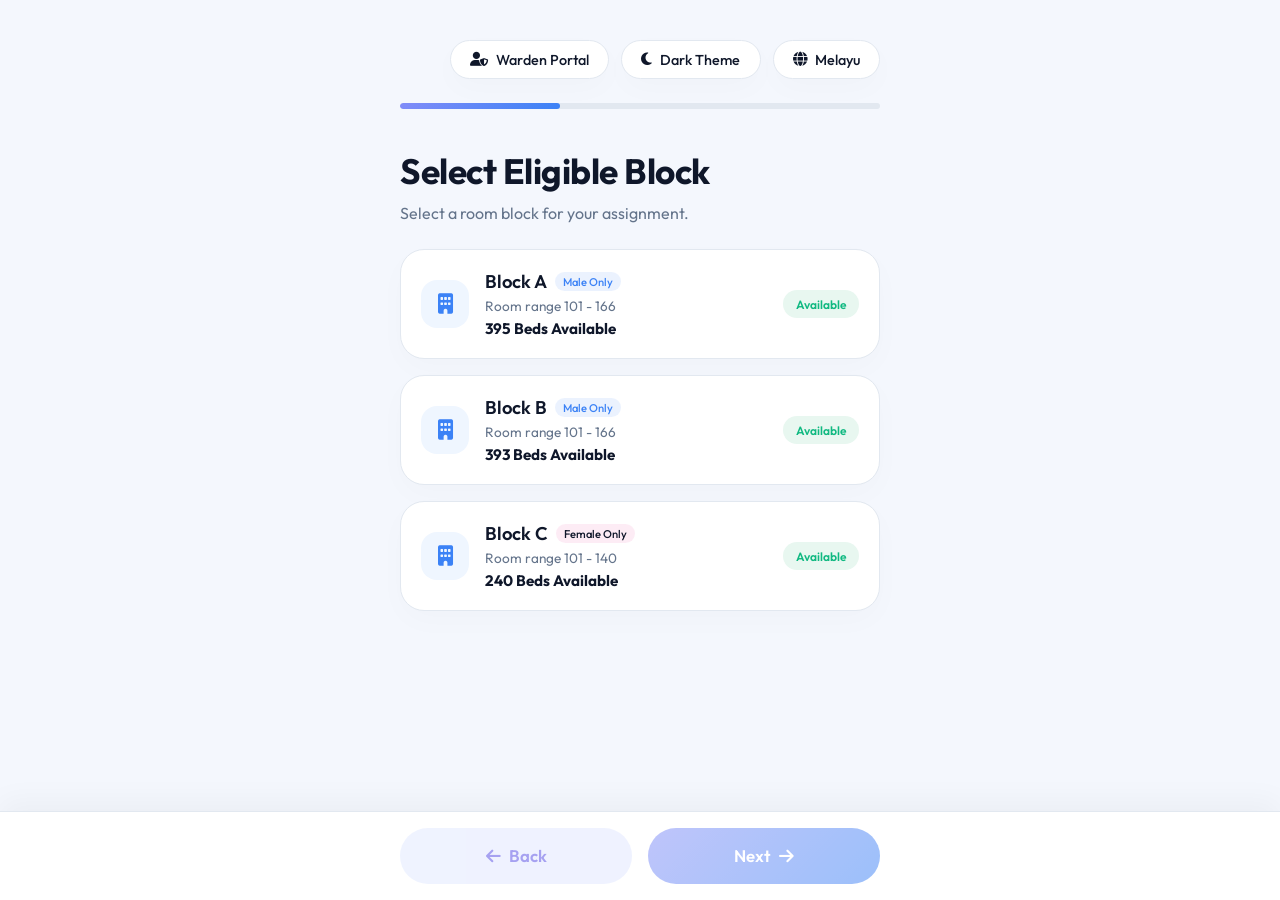
<file: index.html>
<!DOCTYPE html>
<html lang="en">
<head>
    <meta charset="UTF-8">
    <meta name="viewport" content="width=device-width, initial-scale=1.0">
    <title>Pendaftaran Asrama Pelajar - Student Dormitory Registration</title>
    <link href="https://fonts.googleapis.com/css2?family=Outfit:wght@300;400;500;600;700&display=swap" rel="stylesheet">
    <link rel="stylesheet" href="https://cdnjs.cloudflare.com/ajax/libs/font-awesome/6.4.0/css/all.min.css">
    <style>
        /* CSS resets and variables */
        * {
            margin: 0;
            padding: 0;
            box-sizing: border-box;
            font-family: 'Outfit', sans-serif;
            transition: background-color 0.3s ease, color 0.3s ease, border-color 0.3s ease, transform 0.2s ease;
        }

        :root {
            --bg-color: #f4f7fd;
            --card-bg: #ffffff;
            --text-main: #0f172a;
            --text-muted: #64748b;
            --primary: #3b82f6;
            --primary-grad: linear-gradient(135deg, #818cf8, #3b82f6);
            --border-color: #e2e8f0;
            --shadow-subtle: 0 10px 30px rgba(0, 0, 0, 0.02);
            --shadow-active: 0 15px 35px rgba(59, 130, 246, 0.1);
            --status-green-bg: #e8f7f0;
            --status-green-text: #10b981;
            --btn-back-bg: #e0e7ff;
            --btn-back-text: #4f46e5;
        }

        /* Dark mode variables */
        [data-theme="dark"] {
            --bg-color: #0f172a;
            --card-bg: #1e293b;
            --text-main: #f8fafc;
            --text-muted: #94a3b8;
            --border-color: #334155;
            --shadow-subtle: 0 10px 30px rgba(0, 0, 0, 0.2);
            --shadow-active: 0 15px 35px rgba(99, 102, 241, 0.2);
            --status-green-bg: rgba(16, 185, 129, 0.15);
            --status-green-text: #34d399;
            --btn-back-bg: #334155;
            --btn-back-text: #cbd5e1;
        }

        body {
            background-color: var(--bg-color);
            color: var(--text-main);
            min-height: 100vh;
            display: flex;
            flex-direction: column;
            align-items: center;
            padding: 1.5rem;
            padding-bottom: 7.5rem; /* Space for sticky footer */
        }

        /* Container to center and match mobile aspect ratio */
        .wizard-container {
            width: 100%;
            max-width: 480px; 
            display: flex;
            flex-direction: column;
            gap: 1.5rem;
            margin-top: 1rem;
        }

        /* Header controls (Dark Theme & Language Toggle) */
        .header-controls {
            display: flex;
            justify-content: flex-end;
            gap: 0.75rem;
            width: 100%;
        }

        .pill-btn {
            background-color: var(--card-bg);
            border: 1px solid var(--border-color);
            color: var(--text-main);
            padding: 0.6rem 1.2rem;
            border-radius: 99px;
            font-weight: 500;
            font-size: 0.9rem;
            display: flex;
            align-items: center;
            gap: 0.5rem;
            cursor: pointer;
            box-shadow: var(--shadow-subtle);
        }

        .pill-btn:hover {
            transform: translateY(-2px);
            box-shadow: 0 4px 12px rgba(0,0,0,0.05);
        }

        /* Title block */
        .title-block {
            margin-top: 0.5rem;
        }

        .title-block h1 {
            font-size: 2.2rem;
            font-weight: 700;
            color: var(--text-main);
            margin-bottom: 0.5rem;
            letter-spacing: -0.5px;
        }

        .title-block p {
            font-size: 1rem;
            color: var(--text-muted);
            line-height: 1.5;
        }

        /* Step Indicator */
        .step-progress-bar {
            width: 100%;
            height: 6px;
            background-color: var(--border-color);
            border-radius: 99px;
            overflow: hidden;
            margin-bottom: 0.5rem;
        }

        .step-progress-fill {
            height: 100%;
            background: var(--primary-grad);
            width: 33.3%;
            border-radius: 99px;
            transition: width 0.4s ease;
        }

        /* Option cards */
        .options-list {
            display: flex;
            flex-direction: column;
            gap: 1rem;
        }

        .option-card {
            background-color: var(--card-bg);
            border: 1px solid var(--border-color);
            border-radius: 1.5rem;
            padding: 1.25rem;
            display: flex;
            align-items: center;
            justify-content: space-between;
            cursor: pointer;
            box-shadow: var(--shadow-subtle);
            position: relative;
        }

        .option-card:hover {
            transform: translateY(-3px);
            border-color: var(--primary);
            box-shadow: 0 10px 20px rgba(0,0,0,0.03);
        }

        .option-card.selected {
            border-color: var(--primary);
            border-width: 2px;
            box-shadow: var(--shadow-active);
            background-color: rgba(59, 130, 246, 0.02);
        }
        
        [data-theme="dark"] .option-card.selected {
            background-color: rgba(99, 102, 241, 0.05);
        }

        .card-left-section {
            display: flex;
            align-items: center;
            gap: 1rem;
        }

        .icon-circle {
            width: 3rem;
            height: 3rem;
            border-radius: 1rem;
            background-color: #eff6ff;
            color: #3b82f6;
            display: flex;
            align-items: center;
            justify-content: center;
            font-size: 1.25rem;
        }
        
        [data-theme="dark"] .icon-circle {
            background-color: rgba(59, 130, 246, 0.15);
            color: #60a5fa;
        }

        .card-details {
            display: flex;
            flex-direction: column;
            gap: 0.25rem;
        }

        .card-details h3 {
            font-size: 1.15rem;
            font-weight: 600;
            color: var(--text-main);
        }

        .card-details .sub-info {
            font-size: 0.85rem;
            color: var(--text-muted);
        }

        .card-details .beds-info {
            font-size: 0.95rem;
            font-weight: 700;
            color: var(--text-main);
        }

        .status-badge {
            background-color: var(--status-green-bg);
            color: var(--status-green-text);
            padding: 0.4rem 0.8rem;
            border-radius: 99px;
            font-size: 0.75rem;
            font-weight: 600;
        }

        /* Sticky Bottom Navigation Bar */
        .bottom-nav-bar {
            position: fixed;
            bottom: 0;
            left: 0;
            width: 100%;
            background-color: var(--card-bg);
            border-top: 1px solid var(--border-color);
            padding: 1rem 1.5rem;
            display: flex;
            justify-content: center;
            box-shadow: 0 -10px 30px rgba(0, 0, 0, 0.04);
            z-index: 100;
        }

        .bottom-nav-content {
            width: 100%;
            max-width: 480px;
            display: flex;
            gap: 1rem;
        }

        .nav-btn {
            flex: 1;
            padding: 1.1rem;
            border-radius: 99px;
            font-size: 1.05rem;
            font-weight: 600;
            border: none;
            cursor: pointer;
            display: flex;
            align-items: center;
            justify-content: center;
            gap: 0.5rem;
        }

        .nav-btn.btn-back {
            background-color: var(--btn-back-bg);
            color: var(--btn-back-text);
        }

        .nav-btn.btn-next {
            background: var(--primary-grad);
            color: white;
            box-shadow: 0 4px 15px rgba(59, 130, 246, 0.3);
        }

        .nav-btn:disabled {
            opacity: 0.5;
            cursor: not-allowed;
            box-shadow: none;
        }

        /* Form styling for Step 3 */
        .registration-form {
            display: flex;
            flex-direction: column;
            gap: 1.25rem;
            background-color: var(--card-bg);
            border: 1px solid var(--border-color);
            border-radius: 1.5rem;
            padding: 1.5rem;
            box-shadow: var(--shadow-subtle);
        }

        .form-group {
            display: flex;
            flex-direction: column;
            gap: 0.5rem;
        }

        .form-label {
            font-size: 0.9rem;
            font-weight: 600;
            color: var(--text-main);
        }

        .form-input {
            width: 100%;
            padding: 0.85rem 1rem;
            border-radius: 0.75rem;
            border: 1px solid var(--border-color);
            background-color: var(--bg-color);
            color: var(--text-main);
            font-size: 1rem;
            outline: none;
        }

        .form-input:focus {
            border-color: var(--primary);
            box-shadow: 0 0 0 3px rgba(59, 130, 246, 0.15);
        }

        /* Selected Summary Block in Form step */
        .summary-box {
            background-color: rgba(59, 130, 246, 0.05);
            border: 1px dashed var(--primary);
            border-radius: 1rem;
            padding: 1rem;
            display: flex;
            flex-direction: column;
            gap: 0.5rem;
        }

        .summary-item {
            display: flex;
            justify-content: space-between;
            font-size: 0.9rem;
        }

        .summary-item span:first-child {
            color: var(--text-muted);
        }

        .summary-item span:last-child {
            font-weight: 600;
            color: var(--text-main);
        }

        /* Success screen card */
        .success-card {
            background-color: var(--card-bg);
            border: 1px solid var(--border-color);
            border-radius: 2rem;
            padding: 2rem;
            text-align: center;
            box-shadow: var(--shadow-subtle);
            display: flex;
            flex-direction: column;
            align-items: center;
            gap: 1.5rem;
            width: 100%;
        }

        .success-icon {
            width: 5rem;
            height: 5rem;
            background-color: rgba(16, 185, 129, 0.1);
            color: #10b981;
            border-radius: 50%;
            display: flex;
            align-items: center;
            justify-content: center;
            font-size: 2.2rem;
            margin-bottom: 0.5rem;
        }

        .qr-placeholder {
            width: 160px;
            height: 160px;
            background-color: #ffffff;
            border: 8px solid var(--border-color);
            border-radius: 1rem;
            display: flex;
            align-items: center;
            justify-content: center;
            position: relative;
            box-shadow: 0 10px 25px rgba(0,0,0,0.05);
        }

        .qr-placeholder i {
            font-size: 6rem;
            color: #1e293b;
        }
        
        .success-card h2 {
            font-size: 1.75rem;
            font-weight: 700;
        }

        /* Hide elements helper */
        .hidden {
            display: none !important;
        }
    </style>
</head>
<body>

    <div class="wizard-container">
        <!-- Top header toggles -->
        <div class="header-controls">
            <!-- =========================================================================
                 [KONEKSI ADMIN] - BUTTON UNTUK MASUK KE ADMIN DASHBOARD (admin.html)
                 Salin bahagian ini ke index.html yang baru jika ingin digabungkan
                 ========================================================================= -->
            <a href="admin.html" class="pill-btn" style="text-decoration: none;">
                <i class="fas fa-user-shield"></i> <span id="admin-text">Warden Portal</span>
            </a>
            <!-- ========================================================================= -->
            <button class="pill-btn" id="theme-toggle" onclick="toggleTheme()">
                <i class="fas fa-moon"></i> <span id="theme-text">Dark Theme</span>
            </button>
            <button class="pill-btn" id="lang-toggle" onclick="toggleLanguage()">
                <i class="fas fa-globe"></i> <span id="lang-text">Melayu</span>
            </button>
        </div>

        <!-- Progress bar -->
        <div class="step-progress-bar" id="progress-bar-container">
            <div class="step-progress-fill" id="progress-fill"></div>
        </div>

        <!-- Main Title Area -->
        <div class="title-block" id="title-area">
            <h1 id="main-title">Select Eligible Block</h1>
            <p id="main-desc">Select a room block for your assignment.</p>
        </div>

        <!-- STEP 1: Select Block -->
        <div class="options-list" id="step1-container">
            <!-- Dynamically populated -->
        </div>

        <!-- STEP 2: Choose Room -->
        <div class="options-list hidden" id="step2-container">
            <!-- Dynamically populated -->
        </div>

        <!-- STEP 3: Student Details Form -->
        <div class="hidden" id="step3-container">
            <div class="registration-form">
                <div class="form-group">
                    <label class="form-label" id="label-name">Full Name</label>
                    <input type="text" id="student-name" class="form-input" placeholder="Ahmad Fauzi">
                </div>
                <div class="form-group">
                    <label class="form-label" id="label-matric">Matric Number</label>
                    <input type="text" id="student-matric" class="form-input" placeholder="SX210982">
                </div>
                <div class="form-group">
                    <label class="form-label" id="label-email">Email Address</label>
                    <input type="email" id="student-email" class="form-input" placeholder="ahmad@example.com">
                </div>
                
                <!-- Selected summary inside form -->
                <div class="summary-box">
                    <h4 style="font-size: 0.95rem; font-weight: 700; margin-bottom: 0.25rem;" id="box-summary-title">Selection Summary</h4>
                    <div class="summary-item">
                        <span id="summary-lbl-block">Selected Block</span>
                        <span id="summary-val-block">Block A</span>
                    </div>
                    <div class="summary-item">
                        <span id="summary-lbl-room">Selected Room</span>
                        <span id="summary-val-room">Room A205</span>
                    </div>
                    <div class="summary-item">
                        <span id="summary-lbl-beds">Beds Capacity</span>
                        <span id="summary-val-beds">6 Beds</span>
                    </div>
                </div>
            </div>
        </div>

        <!-- STEP 4: Success Screen -->
        <div class="hidden" id="step4-container">
            <div class="success-card">
                <div class="success-icon">
                    <i class="fas fa-check"></i>
                </div>
                <h2 id="success-header">Room Registered!</h2>
                
                <!-- Success details -->
                <div style="text-align: left; width: 100%; border-top: 1px solid var(--border-color); border-bottom: 1px solid var(--border-color); padding: 1rem 0; display: flex; flex-direction: column; gap: 0.5rem;">
                    <div class="summary-item">
                        <span id="success-lbl-name">Student Name:</span>
                        <span id="success-val-name">Ahmad Fauzi</span>
                    </div>
                    <div class="summary-item">
                        <span id="success-lbl-matric">Matric ID:</span>
                        <span id="success-val-matric">SX210982</span>
                    </div>
                    <div class="summary-item">
                        <span id="success-lbl-block">Block:</span>
                        <span id="success-val-block-final">Block A</span>
                    </div>
                    <div class="summary-item">
                        <span id="success-lbl-room">Your Room:</span>
                        <span id="success-val-room-final">Room A205</span>
                    </div>
                </div>

                <div class="qr-placeholder">
                    <i class="fas fa-qrcode"></i>
                </div>
                
                <div>
                    <h4 style="font-weight: 700; margin-bottom: 0.25rem;" id="success-lbl-code">Digital Key Access Code</h4>
                    <p style="font-size: 0.85rem; color: var(--text-muted);" id="success-val-desc">Scan this QR code at the room entrance lock.</p>
                </div>
                
                <div style="display: flex; gap: 0.75rem; width: 100%; margin-top: 0.5rem;">
                    <button class="pill-btn" style="flex: 1; justify-content: center;" onclick="window.print()" id="btn-print"><i class="fas fa-print"></i> Cetak Resit</button>
                    <button class="pill-btn" style="flex: 1; justify-content: center; background: var(--primary); color: white;" onclick="resetWizard()" id="btn-home"><i class="fas fa-home"></i> Utama</button>
                </div>
            </div>
        </div>

    </div>

    <!-- Sticky Bottom Navigation Bar -->
    <div class="bottom-nav-bar" id="footer-nav">
        <div class="bottom-nav-content">
            <button class="nav-btn btn-back" id="back-btn" onclick="goBack()" disabled>
                <i class="fas fa-arrow-left"></i> <span id="back-text">Back</span>
            </button>
            <button class="nav-btn btn-next" id="next-btn" onclick="goNext()" disabled>
                <span id="next-text">Next</span> <i class="fas fa-arrow-right"></i>
            </button>
        </div>
    </div>

    <script>
        // State variables
        let currentStep = 1;
        let selectedBlockId = null;
        let selectedRoomId = null;
        let currentLanguage = 'en'; // default English
        let currentTheme = 'light';

        // Translations Dictionary
        const translations = {
            en: {
                adminPortal: "Warden Portal",
                themeLight: "Light Theme",
                themeDark: "Dark Theme",
                langMelayu: "Melayu",
                langEnglish: "English",
                back: "Back",
                next: "Next",
                confirm: "Confirm",
                step1Title: "Select Eligible Block",
                step1Desc: "Select a room block for your assignment.",
                step2Title: "Choose Room",
                step2Desc: "Pick a room with at least one available bed.",
                maleOnly: "Male Only",
                femaleOnly: "Female Only",
                step3Title: "Student Information",
                step3Desc: "Please enter your details to finalize your dorm registration.",
                step4Title: "Registration Success",
                step4Desc: "Your room assignment has been registered successfully.",
                available: "Available",
                bedsAvailable: "Beds Available",
                bedsOccupied: "Beds Occupied",
                roomRange: "Room range",
                fullnameLabel: "Full Name",
                fullnamePlaceholder: "e.g. Ahmad Fauzi",
                matricLabel: "Matric Number",
                matricPlaceholder: "e.g. SX210982",
                emailLabel: "Email Address",
                emailPlaceholder: "e.g. ahmad@example.com",
                summaryTitle: "Selection Summary",
                summaryBlock: "Selected Block",
                summaryRoom: "Selected Room",
                summaryBeds: "Beds Capacity",
                successMainMsg: "Room Registered!",
                successRoomLabel: "Your Room:",
                successMatricLabel: "Matric ID:",
                successBlockLabel: "Block:",
                successAccessCode: "Digital Key Access Code",
                successAccessDesc: "Scan this QR code at the room entrance lock.",
                successHomeBtn: "Back to Home",
                successPrintBtn: "Print Receipt"
            },
            ms: {
                adminPortal: "Portal Warden",
                themeLight: "Mod Terang",
                themeDark: "Mod Gelap",
                langMelayu: "English",
                langEnglish: "Melayu",
                back: "Kembali",
                next: "Seterusnya",
                confirm: "Sahkan",
                step1Title: "Pilih Blok Asrama",
                step1Desc: "Pilih blok bilik asrama untuk pendaftaran anda.",
                step2Title: "Pilih Bilik",
                step2Desc: "Pilih bilik yang mempunyai sekurang-kurangnya satu katil kosong.",
                maleOnly: "Lelaki Sahaja",
                femaleOnly: "Perempuan Sahaja",
                step3Title: "Maklumat Pelajar",
                step3Desc: "Sila masukkan butiran anda untuk melengkapkan pendaftaran bilik.",
                step4Title: "Pendaftaran Berjaya",
                step4Desc: "Pendaftaran bilik asrama anda telah berjaya direkodkan.",
                available: "Tersedia",
                bedsAvailable: "Katil Tersedia",
                bedsOccupied: "Katil Terisi",
                roomRange: "Julat bilik",
                fullnameLabel: "Nama Penuh",
                fullnamePlaceholder: "cth. Ahmad Fauzi",
                matricLabel: "Nombor Matrik",
                matricPlaceholder: "cth. SX210982",
                emailLabel: "Alamat E-mel",
                emailPlaceholder: "cth. ahmad@example.com",
                summaryTitle: "Ringkasan Pilihan",
                summaryBlock: "Blok Terpilih",
                summaryRoom: "Bilik Terpilih",
                summaryBeds: "Kapasiti Katil",
                successMainMsg: "Pendaftaran Selesai!",
                successRoomLabel: "Bilik Anda:",
                successMatricLabel: "No. Matrik:",
                successBlockLabel: "Blok:",
                successAccessCode: "Kod Akses Kunci Digital",
                successAccessDesc: "Imbas kod QR ini di kunci pintu masuk bilik.",
                successHomeBtn: "Kembali ke Utama",
                successPrintBtn: "Cetak Resit"
            }
        };

        // Data arrays matching statistics in screenshots
        const blocks = [
            { id: 'a1', name: 'Block A', range: '101 - 166', beds: 395, gender: 'male' },
            { id: 'b1', name: 'Block B', range: '101 - 166', beds: 393, gender: 'male' },
            { id: 'c1', name: 'Block C', range: '101 - 140', beds: 240, gender: 'female' }
        ];

        // Generate rooms dynamically
        const roomsDatabase = {
            'a1': Array.from({length: 66}, (_, i) => ({
                id: `A1${(i+1).toString().padStart(2, '0')}`,
                name: `Room A1${(i+1).toString().padStart(2, '0')}`,
                capacity: 6,
                occupied: i === 7 ? 1 : 0
            })),
            'b1': Array.from({length: 66}, (_, i) => ({
                id: `B1${(i+1).toString().padStart(2, '0')}`,
                name: `Room B1${(i+1).toString().padStart(2, '0')}`,
                capacity: 6,
                occupied: i === 1 ? 1 : i === 2 ? 2 : 0
            })),
            'c1': Array.from({length: 40}, (_, i) => ({
                id: `C1${(i+1).toString().padStart(2, '0')}`,
                name: `Room C1${(i+1).toString().padStart(2, '0')}`,
                capacity: 6,
                occupied: 0
            }))
        };

        // On Load initialization
        window.addEventListener('DOMContentLoaded', () => {
            renderBlocks();
            updateStepView();
            updateTranslations();
        });

        // Step Rendering: Step 1 (Blocks)
        function renderBlocks() {
            const container = document.getElementById('step1-container');
            container.innerHTML = '';
            
            blocks.forEach(block => {
                const isSelected = selectedBlockId === block.id;
                const card = document.createElement('div');
                card.className = `option-card ${isSelected ? 'selected' : ''}`;
                card.onclick = () => selectBlock(block.id);
                
                const genderLabel = block.gender === 'male' ? getTranslation('maleOnly') : getTranslation('femaleOnly');
                const genderStyle = block.gender === 'male' 
                    ? 'background: rgba(59, 130, 246, 0.1); color: var(--primary);' 
                    : 'background: rgba(236, 72, 153, 0.1); color: var(--secondary);';

                card.innerHTML = `
                    <div class="card-left-section">
                        <div class="icon-circle">
                            <i class="fas fa-building"></i>
                        </div>
                        <div class="card-details">
                            <h3 style="display: flex; align-items: center; gap: 0.5rem; flex-wrap: wrap;">
                                ${block.name}
                                <span style="font-size: 0.7rem; font-weight: 500; padding: 0.15rem 0.5rem; border-radius: 99px; ${genderStyle}">
                                    ${genderLabel}
                                </span>
                            </h3>
                            <span class="sub-info">${getTranslation('roomRange')} ${block.range}</span>
                            <span class="beds-info">${block.beds} ${getTranslation('bedsAvailable')}</span>
                        </div>
                    </div>
                    <span class="status-badge">${getTranslation('available')}</span>
                `;
                container.appendChild(card);
            });
        }

        // Step Rendering: Step 2 (Rooms)
        function renderRooms(blockId) {
            const container = document.getElementById('step2-container');
            container.innerHTML = '';
            
            const rooms = roomsDatabase[blockId] || [];
            rooms.forEach(room => {
                const isSelected = selectedRoomId === room.id;
                const availableBeds = room.capacity - room.occupied;
                
                const card = document.createElement('div');
                card.className = `option-card ${isSelected ? 'selected' : ''}`;
                card.onclick = () => selectRoom(room.id);
                
                card.innerHTML = `
                    <div class="card-left-section">
                        <div class="icon-circle">
                            <i class="fas fa-bed"></i>
                        </div>
                        <div class="card-details">
                            <h3>${room.name}</h3>
                            <span class="sub-info">${room.occupied} / ${room.capacity} ${getTranslation('bedsOccupied')}</span>
                            <span class="beds-info">${availableBeds} ${getTranslation('bedsAvailable')}</span>
                        </div>
                    </div>
                    <span class="status-badge">${getTranslation('available')}</span>
                `;
                container.appendChild(card);
            });
        }

        // Selection handlers
        function selectBlock(id) {
            selectedBlockId = id;
            selectedRoomId = null; // reset room selection
            renderBlocks();
            document.getElementById('next-btn').disabled = false;
        }

        function selectRoom(id) {
            selectedRoomId = id;
            const container = document.getElementById('step2-container');
            renderRooms(selectedBlockId);
            document.getElementById('next-btn').disabled = false;
        }

        // Wizard navigation logic
        function goNext() {
            if (currentStep === 1) {
                currentStep = 2;
                renderRooms(selectedBlockId);
                document.getElementById('next-btn').disabled = selectedRoomId === null;
            } else if (currentStep === 2) {
                currentStep = 3;
                populateSummary();
                checkFormValidity();
            } else if (currentStep === 3) {
                if (validateForm()) {
                    currentStep = 4;
                    showSuccessScreen();
                } else {
                    alert(currentLanguage === 'en' ? 'Please fill in all details.' : 'Sila isi semua maklumat.');
                    return;
                }
            }
            updateStepView();
        }

        function goBack() {
            if (currentStep === 2) {
                currentStep = 1;
                document.getElementById('next-btn').disabled = selectedBlockId === null;
            } else if (currentStep === 3) {
                currentStep = 2;
                document.getElementById('next-btn').disabled = selectedRoomId === null;
            }
            updateStepView();
        }

        function updateStepView() {
            // Toggle containers visibility
            document.getElementById('step1-container').classList.toggle('hidden', currentStep !== 1);
            document.getElementById('step2-container').classList.toggle('hidden', currentStep !== 2);
            document.getElementById('step3-container').classList.toggle('hidden', currentStep !== 3);
            document.getElementById('step4-container').classList.toggle('hidden', currentStep !== 4);
            
            // Progress Bar and Footer Toggles
            const progressFill = document.getElementById('progress-fill');
            const backBtn = document.getElementById('back-btn');
            const nextBtn = document.getElementById('next-btn');
            const footer = document.getElementById('footer-nav');
            
            if (currentStep === 4) {
                progressFill.style.width = "100%";
                footer.classList.add('hidden');
                document.getElementById('progress-bar-container').classList.add('hidden');
            } else {
                footer.classList.remove('hidden');
                document.getElementById('progress-bar-container').classList.remove('hidden');
                progressFill.style.width = `${(currentStep / 3) * 100}%`;
            }
            
            backBtn.disabled = currentStep === 1;
            
            // Text values updates based on step and language
            updateTitleTexts();
        }

        // Form monitoring
        function checkFormValidity() {
            const name = document.getElementById('student-name').value.trim();
            const matric = document.getElementById('student-matric').value.trim();
            const email = document.getElementById('student-email').value.trim();
            
            const nextBtn = document.getElementById('next-btn');
            nextBtn.disabled = !(name && matric && email);
        }

        // Register form inputs listeners
        document.getElementById('student-name').addEventListener('input', checkFormValidity);
        document.getElementById('student-matric').addEventListener('input', checkFormValidity);
        document.getElementById('student-email').addEventListener('input', checkFormValidity);

        function validateForm() {
            const name = document.getElementById('student-name').value.trim();
            const matric = document.getElementById('student-matric').value.trim();
            const email = document.getElementById('student-email').value.trim();
            return name.length > 0 && matric.length > 0 && email.includes('@');
        }

        // Populate details summary box in Step 3
        function populateSummary() {
            const blockObj = blocks.find(b => b.id === selectedBlockId);
            
            document.getElementById('summary-val-block').textContent = blockObj ? blockObj.name : '';
            document.getElementById('summary-val-room').textContent = selectedRoomId || '';
            document.getElementById('summary-val-beds').textContent = '6 Beds / Katil';
        }

        // Show final success assignment details
        function showSuccessScreen() {
            const blockObj = blocks.find(b => b.id === selectedBlockId);
            
            document.getElementById('success-val-name').textContent = document.getElementById('student-name').value;
            document.getElementById('success-val-matric').textContent = document.getElementById('student-matric').value;
            document.getElementById('success-val-block-final').textContent = blockObj ? blockObj.name : '';
            document.getElementById('success-val-room-final').textContent = selectedRoomId;
        }

        // Reset wizard back to block selection
        function resetWizard() {
            currentStep = 1;
            selectedBlockId = null;
            selectedRoomId = null;
            document.getElementById('student-name').value = '';
            document.getElementById('student-matric').value = '';
            document.getElementById('student-email').value = '';
            
            renderBlocks();
            updateStepView();
        }

        // Theme and language toggle functions
        function toggleTheme() {
            const html = document.documentElement;
            if (html.getAttribute('data-theme') === 'dark') {
                html.removeAttribute('data-theme');
                currentTheme = 'light';
                document.getElementById('theme-toggle').innerHTML = '<i class="fas fa-moon"></i> <span id="theme-text">' + getTranslation('themeDark') + '</span>';
            } else {
                html.setAttribute('data-theme', 'dark');
                currentTheme = 'dark';
                document.getElementById('theme-toggle').innerHTML = '<i class="fas fa-sun"></i> <span id="theme-text">' + getTranslation('themeLight') + '</span>';
            }
        }

        function toggleLanguage() {
            currentLanguage = currentLanguage === 'en' ? 'ms' : 'en';
            
            // Re-render blocks or rooms to update internal card translations
            if (currentStep === 1) renderBlocks();
            if (currentStep === 2) renderRooms(selectedBlockId);
            if (currentStep === 3) populateSummary();
            
            updateTranslations();
            updateTitleTexts();
        }

        function updateTranslations() {
            // Toggles text
            document.getElementById('admin-text').textContent = getTranslation('adminPortal');
            document.getElementById('lang-text').textContent = getTranslation('langMelayu');
            document.getElementById('theme-text').textContent = currentTheme === 'light' ? getTranslation('themeDark') : getTranslation('themeLight');
            
            // Buttons
            document.getElementById('back-text').textContent = getTranslation('back');
            
            // Labels
            document.getElementById('label-name').textContent = getTranslation('fullnameLabel');
            document.getElementById('label-matric').textContent = getTranslation('matricLabel');
            document.getElementById('label-email').textContent = getTranslation('emailLabel');
            
            // Inputs placeholders
            document.getElementById('student-name').placeholder = getTranslation('fullnamePlaceholder');
            document.getElementById('student-matric').placeholder = getTranslation('matricPlaceholder');
            document.getElementById('student-email').placeholder = getTranslation('emailPlaceholder');
            
            // Box summary labels
            document.getElementById('box-summary-title').textContent = getTranslation('summaryTitle');
            document.getElementById('summary-lbl-block').textContent = getTranslation('summaryBlock');
            document.getElementById('summary-lbl-room').textContent = getTranslation('summaryRoom');
            document.getElementById('summary-lbl-beds').textContent = getTranslation('summaryBeds');
            
            // Success details labels
            document.getElementById('success-header').textContent = getTranslation('successMainMsg');
            document.getElementById('success-lbl-name').textContent = getTranslation('fullnameLabel') + ':';
            document.getElementById('success-lbl-matric').textContent = getTranslation('successMatricLabel');
            document.getElementById('success-lbl-block').textContent = getTranslation('successBlockLabel');
            document.getElementById('success-lbl-room').textContent = getTranslation('successRoomLabel');
            document.getElementById('success-lbl-code').textContent = getTranslation('successAccessCode');
            document.getElementById('success-val-desc').textContent = getTranslation('successAccessDesc');
            
            document.getElementById('btn-print').innerHTML = `<i class="fas fa-print"></i> ${getTranslation('successPrintBtn')}`;
            document.getElementById('btn-home').innerHTML = `<i class="fas fa-home"></i> ${getTranslation('successHomeBtn')}`;
        }

        function updateTitleTexts() {
            const nextTextSpan = document.getElementById('next-text');
            
            if (currentStep === 1) {
                document.getElementById('main-title').textContent = getTranslation('step1Title');
                document.getElementById('main-desc').textContent = getTranslation('step1Desc');
                nextTextSpan.textContent = getTranslation('next');
            } else if (currentStep === 2) {
                document.getElementById('main-title').textContent = getTranslation('step2Title');
                document.getElementById('main-desc').textContent = getTranslation('step2Desc');
                nextTextSpan.textContent = getTranslation('next');
            } else if (currentStep === 3) {
                document.getElementById('main-title').textContent = getTranslation('step3Title');
                document.getElementById('main-desc').textContent = getTranslation('step3Desc');
                nextTextSpan.textContent = getTranslation('confirm');
            }
        }

        // Helper to get active translation value
        function getTranslation(key) {
            return translations[currentLanguage][key] || translations['en'][key] || '';
        }
    </script>

</body>
</html>
</file>
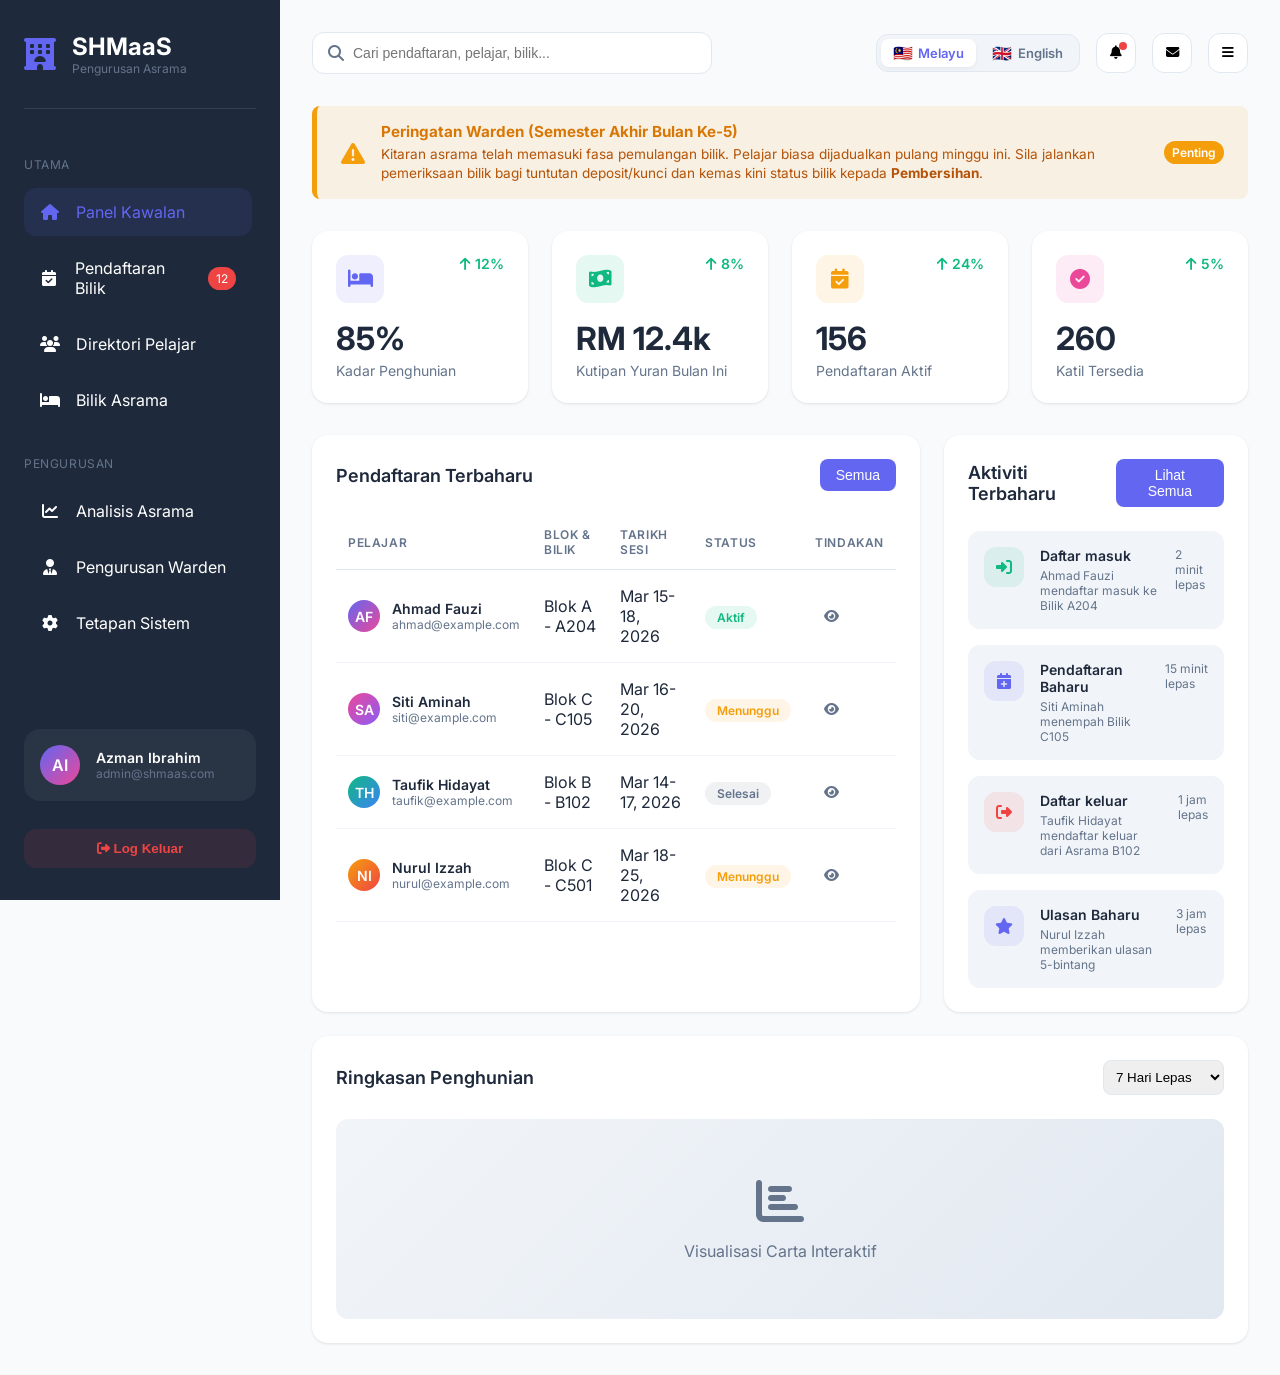
<file: admin.html>
<!DOCTYPE html>
<html lang="en">
<head>
    <meta charset="UTF-8">
    <meta name="viewport" content="width=device-width, initial-scale=1.0">
    <title>SHMaaS Admin Dashboard</title>
    <link href="https://fonts.googleapis.com/css2?family=Inter:wght@300;400;500;600;700&display=swap" rel="stylesheet">
    <link rel="stylesheet" href="https://cdnjs.cloudflare.com/ajax/libs/font-awesome/6.4.0/css/all.min.css">
    <style>
        * {
            margin: 0;
            padding: 0;
            box-sizing: border-box;
        }

        :root {
            --primary: #6366f1;
            --primary-dark: #4f46e5;
            --secondary: #ec4899;
            --success: #10b981;
            --warning: #f59e0b;
            --danger: #ef4444;
            --dark: #1e293b;
            --light: #f1f5f9;
            --white: #ffffff;
            --gray: #64748b;
        }

        body {
            font-family: 'Inter', sans-serif;
            background: #f8fafc;
            color: var(--dark);
        }

        .admin-container {
            min-height: 100vh;
        }

        /* Sidebar */
        .sidebar {
            background: var(--dark);
            color: var(--white);
            padding: 2rem 1.5rem;
            position: fixed;
            height: 100vh;
            width: 280px;
            display: flex;
            flex-direction: column;
            overflow: hidden;
        }

        .sidebar-menu {
            flex: 1;
            overflow-y: auto;
            margin-bottom: 1.5rem;
            padding-right: 0.25rem;
            /* Hide scrollbars */
            scrollbar-width: none;
        }
        .sidebar-menu::-webkit-scrollbar {
            display: none;
        }

        .sidebar-footer {
            margin-top: auto;
            display: flex;
            flex-direction: column;
            gap: 0.75rem;
        }

        .sidebar-header {
            display: flex;
            align-items: center;
            gap: 1rem;
            margin-bottom: 3rem;
            padding-bottom: 2rem;
            border-bottom: 1px solid rgba(255,255,255,0.1);
        }

        .sidebar-header i {
            font-size: 2rem;
            color: var(--primary);
        }

        .sidebar-header h1 {
            font-size: 1.5rem;
            font-weight: 700;
        }

        .sidebar-header span {
            display: block;
            font-size: 0.75rem;
            color: var(--gray);
            font-weight: 400;
        }

        .nav-section {
            margin-bottom: 2rem;
        }

        .nav-title {
            font-size: 0.75rem;
            text-transform: uppercase;
            letter-spacing: 0.05em;
            color: var(--gray);
            margin-bottom: 1rem;
        }

        .nav-item {
            display: flex;
            align-items: center;
            gap: 1rem;
            padding: 0.875rem 1rem;
            border-radius: 0.75rem;
            cursor: pointer;
            transition: all 0.3s ease;
            margin-bottom: 0.5rem;
        }

        .nav-item:hover, .nav-item.active {
            background: rgba(99, 102, 241, 0.1);
            color: var(--primary);
        }

        .nav-item i {
            width: 20px;
            text-align: center;
        }

        .badge {
            margin-left: auto;
            background: var(--danger);
            color: white;
            font-size: 0.75rem;
            padding: 0.25rem 0.5rem;
            border-radius: 9999px;
        }

        .user-profile {
            display: flex;
            align-items: center;
            gap: 1rem;
            padding: 1rem;
            background: rgba(255,255,255,0.05);
            border-radius: 1rem;
        }

        .user-avatar {
            width: 40px;
            height: 40px;
            border-radius: 50%;
            background: linear-gradient(135deg, var(--primary), var(--secondary));
            display: flex;
            align-items: center;
            justify-content: center;
            font-weight: 600;
        }

        .user-info h4 {
            font-size: 0.875rem;
            font-weight: 600;
        }

        .user-info p {
            font-size: 0.75rem;
            color: var(--gray);
        }

        /* Main Content */
        .main-content {
            margin-left: 280px;
            padding: 2rem;
        }

        .top-bar {
            display: flex;
            justify-content: space-between;
            align-items: center;
            margin-bottom: 2rem;
        }

        .search-box {
            position: relative;
            width: 400px;
        }

        .search-box input {
            width: 100%;
            padding: 0.75rem 1rem 0.75rem 2.5rem;
            border: 1px solid #e2e8f0;
            border-radius: 0.75rem;
            font-size: 0.875rem;
            transition: all 0.3s ease;
        }

        .search-box input:focus {
            outline: none;
            border-color: var(--primary);
            box-shadow: 0 0 0 3px rgba(99, 102, 241, 0.1);
        }

        .search-box i {
            position: absolute;
            left: 1rem;
            top: 50%;
            transform: translateY(-50%);
            color: var(--gray);
        }

        .top-actions {
            display: flex;
            gap: 1rem;
            align-items: center;
        }

        .btn-icon {
            width: 40px;
            height: 40px;
            border-radius: 0.75rem;
            border: 1px solid #e2e8f0;
            background: white;
            cursor: pointer;
            display: flex;
            align-items: center;
            justify-content: center;
            position: relative;
            transition: all 0.3s ease;
        }

        .btn-icon:hover {
            background: var(--light);
        }

        .notification-dot {
            position: absolute;
            top: 8px;
            right: 8px;
            width: 8px;
            height: 8px;
            background: var(--danger);
            border-radius: 50%;
        }

        /* Stats Grid */
        .stats-grid {
            display: grid;
            grid-template-columns: repeat(4, 1fr);
            gap: 1.5rem;
            margin-bottom: 2rem;
        }

        .stat-card {
            background: white;
            padding: 1.5rem;
            border-radius: 1rem;
            box-shadow: 0 1px 3px rgba(0,0,0,0.1);
            transition: transform 0.3s ease;
        }

        .stat-card:hover {
            transform: translateY(-2px);
        }

        .stat-header {
            display: flex;
            justify-content: space-between;
            align-items: flex-start;
            margin-bottom: 1rem;
        }

        .stat-icon {
            width: 48px;
            height: 48px;
            border-radius: 0.75rem;
            display: flex;
            align-items: center;
            justify-content: center;
            font-size: 1.25rem;
        }

        .stat-icon.blue { background: rgba(99, 102, 241, 0.1); color: var(--primary); }
        .stat-icon.green { background: rgba(16, 185, 129, 0.1); color: var(--success); }
        .stat-icon.orange { background: rgba(245, 158, 11, 0.1); color: var(--warning); }
        .stat-icon.purple { background: rgba(236, 72, 153, 0.1); color: var(--secondary); }

        .stat-trend {
            font-size: 0.875rem;
            font-weight: 600;
        }

        .stat-trend.up { color: var(--success); }
        .stat-trend.down { color: var(--danger); }

        .stat-value {
            font-size: 2rem;
            font-weight: 700;
            margin-bottom: 0.25rem;
        }

        .stat-label {
            color: var(--gray);
            font-size: 0.875rem;
        }

        /* Dashboard Grid */
        .dashboard-grid {
            display: grid;
            grid-template-columns: 2fr 1fr;
            gap: 1.5rem;
        }

        .card {
            background: white;
            border-radius: 1rem;
            padding: 1.5rem;
            box-shadow: 0 1px 3px rgba(0,0,0,0.1);
        }

        .card-header {
            display: flex;
            justify-content: space-between;
            align-items: center;
            margin-bottom: 1.5rem;
        }

        .card-title {
            font-size: 1.125rem;
            font-weight: 600;
        }

        .btn-sm {
            padding: 0.5rem 1rem;
            border-radius: 0.5rem;
            border: none;
            font-size: 0.875rem;
            cursor: pointer;
            transition: all 0.3s ease;
        }

        .btn-primary-sm {
            background: var(--primary);
            color: white;
        }

        .btn-primary-sm:hover {
            background: var(--primary-dark);
        }

        /* Table */
        .table-container {
            overflow-x: auto;
        }

        table {
            width: 100%;
            border-collapse: collapse;
        }

        th {
            text-align: left;
            padding: 0.75rem;
            font-size: 0.75rem;
            text-transform: uppercase;
            letter-spacing: 0.05em;
            color: var(--gray);
            font-weight: 600;
            border-bottom: 1px solid #e2e8f0;
        }

        td {
            padding: 1rem 0.75rem;
            border-bottom: 1px solid #f1f5f9;
        }

        .guest-info {
            display: flex;
            align-items: center;
            gap: 0.75rem;
        }

        .guest-avatar {
            width: 32px;
            height: 32px;
            border-radius: 50%;
            background: linear-gradient(135deg, var(--primary), var(--secondary));
            display: flex;
            align-items: center;
            justify-content: center;
            color: white;
            font-size: 0.875rem;
            font-weight: 600;
        }

        .guest-name {
            font-weight: 600;
            font-size: 0.875rem;
        }

        .guest-email {
            font-size: 0.75rem;
            color: var(--gray);
        }

        .status {
            padding: 0.25rem 0.75rem;
            border-radius: 9999px;
            font-size: 0.75rem;
            font-weight: 600;
        }

        .status.checked-in {
            background: rgba(16, 185, 129, 0.1);
            color: var(--success);
        }

        .status.pending {
            background: rgba(245, 158, 11, 0.1);
            color: var(--warning);
        }

        .status.checked-out {
            background: rgba(100, 116, 139, 0.1);
            color: var(--gray);
        }

        .action-btns {
            display: flex;
            gap: 0.5rem;
        }

        .btn-action {
            width: 32px;
            height: 32px;
            border-radius: 0.5rem;
            border: none;
            background: transparent;
            cursor: pointer;
            transition: all 0.3s ease;
            color: var(--gray);
        }

        .btn-action:hover {
            background: var(--light);
            color: var(--dark);
        }

        /* Activity List */
        .activity-list {
            display: flex;
            flex-direction: column;
            gap: 1rem;
        }

        .activity-item {
            display: flex;
            gap: 1rem;
            padding: 1rem;
            border-radius: 0.75rem;
            background: var(--light);
            transition: all 0.3s ease;
        }

        .activity-item:hover {
            background: #e2e8f0;
        }

        .activity-icon {
            width: 40px;
            height: 40px;
            border-radius: 0.75rem;
            display: flex;
            align-items: center;
            justify-content: center;
            flex-shrink: 0;
        }

        .activity-icon.check-in { background: rgba(16, 185, 129, 0.1); color: var(--success); }
        .activity-icon.check-out { background: rgba(239, 68, 68, 0.1); color: var(--danger); }
        .activity-icon.booking { background: rgba(99, 102, 241, 0.1); color: var(--primary); }

        .activity-content h4 {
            font-size: 0.875rem;
            font-weight: 600;
            margin-bottom: 0.25rem;
        }

        .activity-content p {
            font-size: 0.75rem;
            color: var(--gray);
        }

        .activity-time {
            margin-left: auto;
            font-size: 0.75rem;
            color: var(--gray);
        }

        /* Charts Placeholder */
        .chart-placeholder {
            height: 200px;
            background: linear-gradient(135deg, #f1f5f9 0%, #e2e8f0 100%);
            border-radius: 0.75rem;
            display: flex;
            align-items: center;
            justify-content: center;
            color: var(--gray);
            margin-top: 1rem;
        }

        /* Responsive */
        @media (max-width: 1024px) {

            .sidebar {
                transform: translateX(-100%);
                z-index: 1000;
            }
            .sidebar.active {
                transform: translateX(0);
            }
            .main-content {
                margin-left: 0;
            }
            .stats-grid {
                grid-template-columns: repeat(2, 1fr);
            }
            .dashboard-grid {
                grid-template-columns: 1fr;
            }
        }

        /* Logout Button */
        .logout-btn {
            margin-top: 1rem;
            width: 100%;
            padding: 0.75rem;
            background: rgba(239, 68, 68, 0.1);
            color: var(--danger);
            border: none;
            border-radius: 0.75rem;
            cursor: pointer;
            font-weight: 600;
            transition: all 0.3s ease;
        }

        .logout-btn:hover {
            background: rgba(239, 68, 68, 0.2);
        }

        /* View switching visibility */
        .dashboard-view {
            display: none;
            animation: fadeIn 0.4s ease;
        }
        .dashboard-view.active-view {
            display: block !important;
        }

        @keyframes fadeIn {
            from { opacity: 0; transform: translateY(10px); }
            to { opacity: 1; transform: translateY(0); }
        }

        /* Section Header Layout */
        .section-header {
            display: flex;
            justify-content: space-between;
            align-items: center;
            margin-bottom: 2rem;
            margin-top: 1rem;
        }

        .section-title {
            font-size: 1.5rem;
            font-weight: 700;
            color: var(--dark);
        }

        /* Tabs and Controls */
        .view-controls {
            display: flex;
            justify-content: space-between;
            align-items: center;
            margin-bottom: 1.5rem;
            gap: 1rem;
            flex-wrap: wrap;
        }

        .filter-tabs {
            display: flex;
            gap: 0.5rem;
            background: #cbd5e1;
            padding: 0.25rem;
            border-radius: 0.75rem;
        }

        .filter-tab {
            padding: 0.5rem 1rem;
            border-radius: 0.5rem;
            border: none;
            background: transparent;
            font-size: 0.875rem;
            font-weight: 500;
            color: var(--gray);
            cursor: pointer;
            transition: all 0.2s ease;
        }

        .filter-tab.active {
            background: white;
            color: var(--primary);
            box-shadow: 0 2px 4px rgba(0,0,0,0.05);
        }

        /* Button styles */
        .btn-primary {
            background: var(--primary);
            color: white;
            border: none;
            border-radius: 0.75rem;
            padding: 0.75rem 1.25rem;
            font-weight: 600;
            cursor: pointer;
            display: flex;
            align-items: center;
            gap: 0.5rem;
            font-size: 0.875rem;
            transition: all 0.3s ease;
        }

        .btn-primary:hover {
            background: var(--primary-dark);
            transform: translateY(-1px);
        }

        /* Room Grid Styles */
        .rooms-summary {
            display: flex;
            gap: 1rem;
            margin-bottom: 1.5rem;
            flex-wrap: wrap;
        }

        .summary-badge {
            padding: 0.5rem 1rem;
            border-radius: 2rem;
            font-size: 0.875rem;
            font-weight: 600;
            background: white;
            border: 1px solid #e2e8f0;
            display: flex;
            align-items: center;
            gap: 0.5rem;
            box-shadow: 0 1px 2px rgba(0,0,0,0.05);
        }

        .rooms-grid {
            display: grid;
            grid-template-columns: repeat(auto-fill, minmax(280px, 1fr));
            gap: 1.5rem;
        }

        .room-card-admin {
            background: white;
            border-radius: 1rem;
            overflow: hidden;
            box-shadow: 0 1px 3px rgba(0,0,0,0.1);
            border: 1px solid #f1f5f9;
            transition: all 0.3s ease;
        }

        .room-card-admin:hover {
            transform: translateY(-3px);
            box-shadow: 0 6px 12px rgba(0,0,0,0.1);
        }

        .room-card-header {
            padding: 1.25rem;
            border-bottom: 1px solid #f1f5f9;
            display: flex;
            justify-content: space-between;
            align-items: center;
        }

        .room-number-title {
            font-size: 1.125rem;
            font-weight: 700;
        }

        .room-card-body {
            padding: 1.25rem;
        }

        .room-type-label {
            font-size: 0.75rem;
            color: var(--gray);
            text-transform: uppercase;
            letter-spacing: 0.05em;
            margin-bottom: 0.5rem;
        }

        .room-price-admin {
            font-size: 1.25rem;
            font-weight: 700;
            color: var(--primary);
            margin-bottom: 1rem;
        }

        .room-amenities {
            display: flex;
            gap: 0.75rem;
            color: var(--gray);
            font-size: 0.875rem;
            margin-bottom: 1rem;
        }

        .room-card-footer {
            padding: 1rem 1.25rem;
            background: #f8fafc;
            border-top: 1px solid #f1f5f9;
            display: flex;
            justify-content: space-between;
            align-items: center;
        }

        /* Status colors for Room cards */
        .status-badge {
            padding: 0.25rem 0.75rem;
            border-radius: 9999px;
            font-size: 0.75rem;
            font-weight: 600;
        }
        .status-badge.available { background: rgba(16, 185, 129, 0.1); color: var(--success); }
        .status-badge.occupied { background: rgba(239, 68, 68, 0.1); color: var(--danger); }
        .status-badge.maintenance { background: rgba(245, 158, 11, 0.1); color: var(--warning); }
        .status-badge.cleaning { background: rgba(99, 102, 241, 0.1); color: var(--primary); }

        /* Staff Grid Styles */
        .staff-grid {
            display: grid;
            grid-template-columns: repeat(auto-fill, minmax(260px, 1fr));
            gap: 1.5rem;
        }

        .staff-card {
            background: white;
            border-radius: 1rem;
            padding: 1.5rem;
            box-shadow: 0 1px 3px rgba(0,0,0,0.1);
            border: 1px solid #f1f5f9;
            text-align: center;
            position: relative;
            transition: all 0.3s ease;
        }

        .staff-card:hover {
            transform: translateY(-3px);
            box-shadow: 0 6px 12px rgba(0,0,0,0.1);
        }

        .staff-avatar-large {
            width: 80px;
            height: 80px;
            border-radius: 50%;
            background: linear-gradient(135deg, var(--primary), var(--secondary));
            color: white;
            font-size: 1.75rem;
            font-weight: 700;
            display: flex;
            align-items: center;
            justify-content: center;
            margin: 0 auto 1rem auto;
        }

        .staff-name {
            font-size: 1.125rem;
            font-weight: 700;
            margin-bottom: 0.25rem;
        }

        .staff-role {
            font-size: 0.875rem;
            color: var(--gray);
            margin-bottom: 1rem;
        }

        .staff-status-dot {
            display: inline-flex;
            align-items: center;
            gap: 0.375rem;
            font-size: 0.75rem;
            font-weight: 600;
            padding: 0.25rem 0.5rem;
            border-radius: 0.5rem;
        }
        .staff-status-dot.active { background: rgba(16, 185, 129, 0.1); color: var(--success); }
        .staff-status-dot.inactive { background: rgba(100, 116, 139, 0.1); color: var(--gray); }

        .staff-contact {
            margin-top: 1rem;
            display: flex;
            justify-content: center;
            gap: 0.5rem;
            border-top: 1px solid #f1f5f9;
            padding-top: 1rem;
        }

        /* Settings Layout */
        .settings-container {
            display: grid;
            grid-template-columns: 240px 1fr;
            gap: 2rem;
            background: white;
            border-radius: 1rem;
            padding: 1.5rem;
            box-shadow: 0 1px 3px rgba(0,0,0,0.1);
            border: 1px solid #f1f5f9;
        }

        .settings-sidebar {
            border-right: 1px solid #f1f5f9;
            padding-right: 1.5rem;
            display: flex;
            flex-direction: column;
            gap: 0.5rem;
        }

        .settings-tab-btn {
            display: flex;
            align-items: center;
            gap: 0.75rem;
            padding: 0.75rem 1rem;
            border-radius: 0.5rem;
            border: none;
            background: transparent;
            color: var(--gray);
            font-weight: 500;
            cursor: pointer;
            text-align: left;
            transition: all 0.2s ease;
        }

        .settings-tab-btn:hover, .settings-tab-btn.active {
            background: rgba(99, 102, 241, 0.05);
            color: var(--primary);
        }

        .settings-content-pane {
            display: none;
            animation: fadeIn 0.3s ease;
        }

        .settings-content-pane.active {
            display: block;
        }

        .form-group {
            margin-bottom: 1.5rem;
            text-align: left;
        }

        .form-label {
            display: block;
            font-size: 0.875rem;
            font-weight: 600;
            color: var(--dark);
            margin-bottom: 0.5rem;
        }

        .form-input, .form-select, .form-textarea {
            width: 100%;
            padding: 0.75rem 1rem;
            border: 1px solid #cbd5e1;
            border-radius: 0.75rem;
            font-family: inherit;
            font-size: 0.875rem;
            transition: all 0.3s ease;
            background: white;
            color: var(--dark);
        }

        .form-input:focus, .form-select:focus, .form-textarea:focus {
            outline: none;
            border-color: var(--primary);
            box-shadow: 0 0 0 3px rgba(99, 102, 241, 0.1);
        }

        /* Analytics Custom Grids */
        .analytics-charts-grid {
            display: grid;
            grid-template-columns: 1fr 1fr;
            gap: 1.5rem;
            margin-top: 1.5rem;
        }

        @media (max-width: 768px) {
            .analytics-charts-grid {
                grid-template-columns: 1fr;
            }
            .settings-container {
                grid-template-columns: 1fr;
            }
            .settings-sidebar {
                border-right: none;
                border-bottom: 1px solid #f1f5f9;
                padding-right: 0;
                padding-bottom: 1rem;
                flex-direction: row;
                overflow-x: auto;
            }
        }

        /* SVG Charts Styling */
        .chart-svg {
            width: 100%;
            height: 220px;
        }

        .chart-bar-rect {
            fill: var(--primary);
            rx: 4;
            transition: height 0.5s ease, y 0.5s ease;
        }
        .chart-bar-rect:hover {
            fill: var(--primary-dark);
        }

        .chart-line-path {
            fill: none;
            stroke: var(--secondary);
            stroke-width: 3;
            stroke-linecap: round;
        }

        /* Dialog/Modal Styling */
        .admin-modal {
            display: none;
            position: fixed;
            top: 0;
            left: 0;
            width: 100%;
            height: 100%;
            background: rgba(0,0,0,0.5);
            backdrop-filter: blur(4px);
            z-index: 10000;
            align-items: center;
            justify-content: center;
            animation: modalFadeIn 0.3s ease;
        }

        .admin-modal-content {
            background: white;
            border-radius: 1rem;
            width: 90%;
            max-width: 500px;
            padding: 2rem;
            box-shadow: 0 10px 25px rgba(0,0,0,0.2);
            position: relative;
            animation: modalSlideUp 0.3s ease;
        }

        @keyframes modalFadeIn {
            from { opacity: 0; }
            to { opacity: 1; }
        }
        @keyframes modalSlideUp {
            from { transform: translateY(30px); opacity: 0; }
            to { transform: translateY(0); opacity: 1; }
        }

        .modal-close-btn {
            position: absolute;
            top: 1.5rem;
            right: 1.5rem;
            background: none;
            border: none;
            font-size: 1.25rem;
            color: var(--gray);
            cursor: pointer;
            transition: color 0.2s ease;
        }
        .modal-close-btn:hover {
            color: var(--danger);
        }

        /* Language Switcher Styling */
        .lang-switcher {
            display: inline-flex;
            background: #f1f5f9;
            padding: 0.25rem;
            border-radius: 0.75rem;
            gap: 0.25rem;
            align-items: center;
            border: 1px solid #e2e8f0;
        }
        
        .lang-btn {
            display: flex;
            align-items: center;
            gap: 0.35rem;
            padding: 0.375rem 0.75rem;
            border-radius: 0.5rem;
            border: none;
            background: transparent;
            cursor: pointer;
            font-family: 'Inter', sans-serif;
            font-size: 0.8125rem;
            font-weight: 600;
            color: var(--gray);
            transition: all 0.2s ease;
        }

        .lang-btn.active {
            background: var(--white);
            color: var(--primary);
            box-shadow: 0 2px 4px rgba(0,0,0,0.05);
        }

        .lang-btn:hover:not(.active) {
            color: var(--dark);
            background: rgba(255, 255, 255, 0.4);
        }

        .lang-btn .flag-icon {
            font-size: 1rem;
            line-height: 1;
        }

        /* ===== ROOM DETAIL SUB-PAGE STYLES ===== */
        .room-detail-view {
            display: none;
            animation: fadeIn 0.4s ease;
        }
        .room-detail-view.active-detail {
            display: block;
        }

        .room-detail-back-btn {
            display: inline-flex;
            align-items: center;
            gap: 0.5rem;
            padding: 0.6rem 1.25rem;
            background: white;
            border: 1px solid #e2e8f0;
            border-radius: 0.75rem;
            font-size: 0.875rem;
            font-weight: 600;
            color: var(--primary);
            cursor: pointer;
            transition: all 0.3s ease;
            margin-bottom: 1.5rem;
        }
        .room-detail-back-btn:hover {
            background: var(--primary);
            color: white;
            transform: translateX(-4px);
        }

        .room-detail-info-card {
            background: white;
            border-radius: 1rem;
            padding: 1.75rem;
            box-shadow: 0 2px 8px rgba(0,0,0,0.06);
            border: 1px solid #e2e8f0;
            margin-bottom: 2rem;
            display: flex;
            align-items: center;
            gap: 1.5rem;
        }
        .room-detail-icon {
            width: 64px;
            height: 64px;
            border-radius: 1rem;
            background: linear-gradient(135deg, var(--primary), #818cf8);
            display: flex;
            align-items: center;
            justify-content: center;
            font-size: 1.75rem;
            color: white;
            flex-shrink: 0;
        }
        .room-detail-meta h2 {
            font-size: 1.35rem;
            font-weight: 700;
            margin-bottom: 0.35rem;
        }
        .room-detail-meta-tags {
            display: flex;
            gap: 0.5rem;
            flex-wrap: wrap;
        }
        .room-detail-tag {
            padding: 0.2rem 0.65rem;
            border-radius: 99px;
            font-size: 0.7rem;
            font-weight: 600;
            background: var(--light);
            color: var(--gray);
        }
        .room-detail-tag.tag-block { background: rgba(99, 102, 241, 0.1); color: var(--primary); }
        .room-detail-tag.tag-type { background: rgba(16, 185, 129, 0.1); color: var(--success); }
        .room-detail-tag.tag-status-occupied { background: rgba(239, 68, 68, 0.1); color: var(--danger); }
        .room-detail-tag.tag-status-available { background: rgba(16, 185, 129, 0.1); color: var(--success); }
        .room-detail-tag.tag-gender-m { background: rgba(59, 130, 246, 0.1); color: #3b82f6; }
        .room-detail-tag.tag-gender-f { background: rgba(236, 72, 153, 0.1); color: #ec4899; }

        .room-detail-section-title {
            font-size: 1rem;
            font-weight: 700;
            color: var(--dark);
            margin-bottom: 1rem;
            display: flex;
            align-items: center;
            gap: 0.5rem;
        }
        .room-detail-section-title i {
            color: var(--primary);
        }

        .student-presence-grid {
            display: grid;
            grid-template-columns: repeat(auto-fill, minmax(200px, 1fr));
            gap: 1.25rem;
        }

        .student-presence-card {
            background: white;
            border-radius: 1rem;
            padding: 1.5rem;
            text-align: center;
            border: 2px solid #e2e8f0;
            transition: all 0.4s ease;
            cursor: default;
            position: relative;
            overflow: hidden;
        }

        /* PRESENT = Bright card */
        .student-presence-card.present {
            border-color: var(--success);
            box-shadow: 0 0 20px rgba(16, 185, 129, 0.15), 0 4px 12px rgba(0,0,0,0.04);
        }
        .student-presence-card.present::before {
            content: '';
            position: absolute;
            top: 0; left: 0; right: 0;
            height: 4px;
            background: linear-gradient(90deg, #10b981, #34d399);
        }

        /* OUTING = Dim card */
        .student-presence-card.outing {
            border-color: #e2e8f0;
            opacity: 0.5;
            filter: grayscale(0.4);
            box-shadow: none;
        }
        .student-presence-card.outing::before {
            content: '';
            position: absolute;
            top: 0; left: 0; right: 0;
            height: 4px;
            background: linear-gradient(90deg, #94a3b8, #cbd5e1);
        }

        .student-presence-avatar {
            width: 56px;
            height: 56px;
            border-radius: 50%;
            background: linear-gradient(135deg, var(--primary), var(--secondary));
            display: flex;
            align-items: center;
            justify-content: center;
            font-weight: 700;
            color: white;
            font-size: 1.1rem;
            margin: 0 auto 0.75rem auto;
            transition: all 0.3s ease;
        }
        .student-presence-card.present .student-presence-avatar {
            box-shadow: 0 0 0 3px rgba(16, 185, 129, 0.3);
        }
        .student-presence-card.outing .student-presence-avatar {
            box-shadow: 0 0 0 3px rgba(148, 163, 184, 0.3);
        }

        .student-presence-name {
            font-weight: 600;
            font-size: 0.95rem;
            margin-bottom: 0.15rem;
        }
        .student-presence-id {
            font-size: 0.7rem;
            color: var(--gray);
            margin-bottom: 0.75rem;
        }

        .student-presence-status-badge {
            display: inline-flex;
            align-items: center;
            gap: 0.35rem;
            padding: 0.3rem 0.75rem;
            border-radius: 99px;
            font-size: 0.7rem;
            font-weight: 700;
            text-transform: uppercase;
            letter-spacing: 0.04em;
            margin-bottom: 0.75rem;
        }
        .student-presence-card.present .student-presence-status-badge {
            background: rgba(16, 185, 129, 0.15);
            color: #059669;
        }
        .student-presence-card.outing .student-presence-status-badge {
            background: rgba(148, 163, 184, 0.2);
            color: #64748b;
        }

        .student-presence-status-dot {
            width: 7px;
            height: 7px;
            border-radius: 50%;
            display: inline-block;
        }
        .student-presence-card.present .student-presence-status-dot {
            background: #10b981;
            animation: presencePulse 2s infinite;
        }
        .student-presence-card.outing .student-presence-status-dot {
            background: #94a3b8;
        }

        @keyframes presencePulse {
            0%, 100% { box-shadow: 0 0 0 0 rgba(16, 185, 129, 0.5); }
            50% { box-shadow: 0 0 0 6px rgba(16, 185, 129, 0); }
        }

        .student-presence-toggle {
            padding: 0.4rem 1rem;
            border-radius: 0.5rem;
            font-size: 0.75rem;
            font-weight: 600;
            cursor: pointer;
            border: none;
            transition: all 0.3s ease;
        }
        .student-presence-card.present .student-presence-toggle {
            background: rgba(239, 68, 68, 0.1);
            color: var(--danger);
        }
        .student-presence-card.present .student-presence-toggle:hover {
            background: var(--danger);
            color: white;
        }
        .student-presence-card.outing .student-presence-toggle {
            background: rgba(16, 185, 129, 0.1);
            color: var(--success);
        }
        .student-presence-card.outing .student-presence-toggle:hover {
            background: var(--success);
            color: white;
        }

        .room-detail-empty {
            text-align: center;
            padding: 3rem;
            color: var(--gray);
        }
        .room-detail-empty i {
            font-size: 3rem;
            margin-bottom: 1rem;
            opacity: 0.3;
        }

        .room-detail-summary-bar {
            display: flex;
            gap: 1rem;
            margin-bottom: 1.5rem;
            flex-wrap: wrap;
        }
        .room-detail-summary-item {
            padding: 0.5rem 1rem;
            border-radius: 0.75rem;
            font-size: 0.8rem;
            font-weight: 600;
            background: white;
            border: 1px solid #e2e8f0;
            display: flex;
            align-items: center;
            gap: 0.5rem;
        }
    </style>
</head>
<body>
    <div class="admin-container">
        <!-- Sidebar -->
        <aside class="sidebar">
            <div class="sidebar-header">
                <i class="fas fa-hotel"></i>
                <div>
                    <h1>SHMaaS</h1>
                    <span data-translate="sub_title">Pengurusan Asrama</span>
                </div>
            </div>

            <!-- Scrollable Sidebar Menu items -->
            <div class="sidebar-menu">
                <div class="nav-section">
                    <div class="nav-title" data-translate="nav_main">Utama</div>
                    <div class="nav-item active" onclick="showSection('dashboard')">
                        <i class="fas fa-home"></i>
                        <span data-translate="nav_dashboard">Panel Kawalan</span>
                    </div>
                    <div class="nav-item" onclick="showSection('bookings')">
                        <i class="fas fa-calendar-check"></i>
                        <span data-translate="nav_bookings">Pendaftaran Bilik</span>
                        <span class="badge">12</span>
                    </div>
                    <div class="nav-item" onclick="showSection('guests')">
                        <i class="fas fa-users"></i>
                        <span data-translate="nav_students">Direktori Pelajar</span>
                    </div>
                    <div class="nav-item" onclick="showSection('rooms')">
                        <i class="fas fa-bed"></i>
                        <span data-translate="nav_rooms">Bilik Asrama</span>
                    </div>
                </div>

                <div class="nav-section">
                    <div class="nav-title" data-translate="nav_mgmt">Pengurusan</div>
                    <div class="nav-item" onclick="showSection('analytics')">
                        <i class="fas fa-chart-line"></i>
                        <span data-translate="nav_analytics">Analisis Asrama</span>
                    </div>
                    <div class="nav-item" onclick="showSection('staff')">
                        <i class="fas fa-user-tie"></i>
                        <span data-translate="nav_staff">Pengurusan Warden</span>
                    </div>
                    <div class="nav-item" onclick="showSection('settings')">
                        <i class="fas fa-cog"></i>
                        <span data-translate="nav_settings">Tetapan Sistem</span>
                    </div>
                </div>
            </div>

            <!-- Fixed Sidebar Footer items -->
            <div class="sidebar-footer">
                <div class="user-profile">
                    <div class="user-avatar">AI</div>
                    <div class="user-info">
                        <h4>Azman Ibrahim</h4>
                        <p>admin@shmaas.com</p>
                    </div>
                </div>

                <button class="logout-btn" onclick="logout()">
                    <i class="fas fa-sign-out-alt"></i> <span data-translate="logout">Logout</span>
                </button>
            </div>
        </aside>

        <!-- Main Content -->
        <main class="main-content">
            <!-- Top Bar -->
            <div class="top-bar">
                <div class="search-box">
                    <i class="fas fa-search"></i>
                    <input type="text" data-translate-placeholder="search_placeholder" placeholder="Cari pendaftaran, pelajar, bilik...">
                </div>
                <div class="top-actions">
                    <div class="lang-switcher">
                        <button class="lang-btn active" id="btn-lang-ms" onclick="setLanguage('ms')" title="Bahasa Melayu">
                            <span class="flag-icon">🇲🇾</span> <span class="lang-label">Melayu</span>
                        </button>
                        <button class="lang-btn" id="btn-lang-en" onclick="setLanguage('en')" title="English">
                            <span class="flag-icon">🇬🇧</span> <span class="lang-label">English</span>
                        </button>
                    </div>
                    <button class="btn-icon">
                        <i class="fas fa-bell"></i>
                        <span class="notification-dot"></span>
                    </button>
                    <button class="btn-icon">
                        <i class="fas fa-envelope"></i>
                    </button>
                    <button class="btn-icon" onclick="toggleSidebar()">
                        <i class="fas fa-bars"></i>
                    </button>
                </div>
            </div>

            <!-- Dashboard View -->
            <div id="dashboard-view" class="dashboard-view active-view">
                <!-- Warden Attention Banner -->
                <div class="warden-notice-banner" style="background: rgba(245, 158, 11, 0.1); border-left: 5px solid #f59e0b; padding: 1rem 1.5rem; border-radius: 0.5rem; margin-bottom: 2rem; display: flex; align-items: center; gap: 1rem;">
                    <i class="fas fa-exclamation-triangle" style="color: #f59e0b; font-size: 1.5rem;"></i>
                    <div style="flex: 1;">
                        <h4 style="font-size: 0.95rem; font-weight: 700; margin-bottom: 0.25rem; color: #d97706;">Peringatan Warden (Semester Akhir Bulan Ke-5)</h4>
                        <p style="font-size: 0.85rem; color: #b45309; line-height: 1.4;">
                            Kitaran asrama telah memasuki fasa pemulangan bilik. Pelajar biasa dijadualkan pulang minggu ini. Sila jalankan pemeriksaan bilik bagi tuntutan deposit/kunci dan kemas kini status bilik kepada <strong>Pembersihan</strong>.
                        </p>
                    </div>
                    <span style="font-size: 0.75rem; background: #f59e0b; color: white; padding: 0.25rem 0.5rem; border-radius: 99px; font-weight: 600;">Penting</span>
                </div>

                <!-- Stats Grid -->
                <div class="stats-grid">
                    <div class="stat-card">
                        <div class="stat-header">
                            <div class="stat-icon blue">
                                <i class="fas fa-bed"></i>
                            </div>
                            <span class="stat-trend up">
                                <i class="fas fa-arrow-up"></i> 12%
                            </span>
                        </div>
                        <div class="stat-value">85%</div>
                        <div class="stat-label" data-translate="stat_occupancy">Kadar Penghunian</div>
                    </div>

                    <div class="stat-card">
                        <div class="stat-header">
                            <div class="stat-icon green">
                                <i class="fas fa-money-bill-wave"></i>
                            </div>
                            <span class="stat-trend up">
                                <i class="fas fa-arrow-up"></i> 8%
                            </span>
                        </div>
                        <div class="stat-value">RM 12.4k</div>
                        <div class="stat-label" data-translate="stat_fees">Kutipan Yuran Bulan Ini</div>
                    </div>

                    <div class="stat-card">
                        <div class="stat-header">
                            <div class="stat-icon orange">
                                <i class="fas fa-calendar-check"></i>
                            </div>
                            <span class="stat-trend up">
                                <i class="fas fa-arrow-up"></i> 24%
                            </span>
                        </div>
                        <div class="stat-value">156</div>
                        <div class="stat-label" data-translate="stat_active">Pendaftaran Aktif</div>
                    </div>

                    <div class="stat-card">
                        <div class="stat-header">
                            <div class="stat-icon purple">
                                <i class="fas fa-check-circle"></i>
                            </div>
                            <span class="stat-trend up">
                                <i class="fas fa-arrow-up"></i> 5%
                            </span>
                        </div>
                        <div class="stat-value">260</div>
                        <div class="stat-label" data-translate="stat_beds">Katil Tersedia</div>
                    </div>
                </div>

                <!-- Dashboard Grid -->
                <div class="dashboard-grid">
                    <!-- Recent Bookings -->
                    <div class="card">
                        <div class="card-header">
                            <h3 class="card-title" data-translate="recent_bookings_title">Pendaftaran Terbaharu</h3>
                            <button class="btn-sm btn-primary-sm" onclick="showSection('bookings')" data-translate="btn_all">Semua</button>
                        </div>
                        <div class="table-container">
                            <table>
                                <thead>
                                    <tr>
                                        <th data-translate="th_student">Pelajar</th>
                                        <th data-translate="th_block_room">Blok & Bilik</th>
                                        <th data-translate="th_session_date">Tarikh Sesi</th>
                                        <th data-translate="th_status">Status</th>
                                        <th data-translate="th_action">Tindakan</th>
                                    </tr>
                                </thead>
                                <tbody>
                                    <tr>
                                        <td>
                                            <div class="guest-info">
                                                <div class="guest-avatar">AF</div>
                                                <div>
                                                    <div class="guest-name">Ahmad Fauzi</div>
                                                    <div class="guest-email">ahmad@example.com</div>
                                                </div>
                                            </div>
                                        </td>
                                        <td>Blok A - A204</td>
                                        <td>Mar 15-18, 2026</td>
                                        <td><span class="status checked-in" data-translate="status_active">Aktif</span></td>
                                        <td>
                                            <div class="action-btns">
                                                <button class="btn-action" onclick="showSection('bookings')"><i class="fas fa-eye"></i></button>
                                            </div>
                                        </td>
                                    </tr>
                                    <tr>
                                        <td>
                                            <div class="guest-info">
                                                <div class="guest-avatar" style="background: linear-gradient(135deg, #ec4899, #8b5cf6);">SA</div>
                                                <div>
                                                    <div class="guest-name">Siti Aminah</div>
                                                    <div class="guest-email">siti@example.com</div>
                                                </div>
                                            </div>
                                        </td>
                                        <td>Blok C - C105</td>
                                        <td>Mar 16-20, 2026</td>
                                        <td><span class="status pending" data-translate="status_pending">Menunggu</span></td>
                                        <td>
                                            <div class="action-btns">
                                                <button class="btn-action" onclick="showSection('bookings')"><i class="fas fa-eye"></i></button>
                                            </div>
                                        </td>
                                    </tr>
                                    <tr>
                                        <td>
                                            <div class="guest-info">
                                                <div class="guest-avatar" style="background: linear-gradient(135deg, #10b981, #3b82f6);">TH</div>
                                                <div>
                                                    <div class="guest-name">Taufik Hidayat</div>
                                                    <div class="guest-email">taufik@example.com</div>
                                                </div>
                                            </div>
                                        </td>
                                        <td>Blok B - B102</td>
                                        <td>Mar 14-17, 2026</td>
                                        <td><span class="status checked-out" data-translate="status_completed">Selesai</span></td>
                                        <td>
                                            <div class="action-btns">
                                                <button class="btn-action" onclick="showSection('bookings')"><i class="fas fa-eye"></i></button>
                                            </div>
                                        </td>
                                    </tr>
                                    <tr>
                                        <td>
                                            <div class="guest-info">
                                                <div class="guest-avatar" style="background: linear-gradient(135deg, #f59e0b, #ef4444);">NI</div>
                                                <div>
                                                    <div class="guest-name">Nurul Izzah</div>
                                                    <div class="guest-email">nurul@example.com</div>
                                                </div>
                                            </div>
                                        </td>
                                        <td>Blok C - C501</td>
                                        <td>Mar 18-25, 2026</td>
                                        <td><span class="status pending" data-translate="status_pending">Menunggu</span></td>
                                        <td>
                                            <div class="action-btns">
                                                <button class="btn-action" onclick="showSection('bookings')"><i class="fas fa-eye"></i></button>
                                            </div>
                                        </td>
                                    </tr>
                                </tbody>
                            </table>
                        </div>
                    </div>

                    <!-- Recent Activity -->
                    <div class="card">
                        <div class="card-header">
                            <h3 class="card-title" data-translate="recent_activity_title">Recent Activity</h3>
                            <button class="btn-sm btn-primary-sm" data-translate="btn_view_all">View All</button>
                        </div>
                        <div class="activity-list">
                            <div class="activity-item">
                                <div class="activity-icon check-in">
                                    <i class="fas fa-sign-in-alt"></i>
                                </div>
                                <div class="activity-content">
                                    <h4 data-translate="activity_checkin">Check-in</h4>
                                    <p data-translate="act_fauzi_in">Ahmad Fauzi checked into Room 204</p>
                                </div>
                                <span class="activity-time" data-translate="time_2m">2 min ago</span>
                            </div>
                            <div class="activity-item">
                                <div class="activity-icon booking">
                                    <i class="fas fa-calendar-plus"></i>
                                </div>
                                <div class="activity-content">
                                    <h4 data-translate="activity_new_booking">New Booking</h4>
                                    <p data-translate="act_aminah_book">Siti Aminah booked Room 105</p>
                                </div>
                                <span class="activity-time" data-translate="time_15m">15 min ago</span>
                            </div>
                            <div class="activity-item">
                                <div class="activity-icon check-out">
                                    <i class="fas fa-sign-out-alt"></i>
                                </div>
                                <div class="activity-content">
                                    <h4 data-translate="activity_checkout">Check-out</h4>
                                    <p data-translate="act_taufik_out">Taufik Hidayat checked out from Dorm 4B</p>
                                </div>
                                <span class="activity-time" data-translate="time_1h">1 hour ago</span>
                            </div>
                            <div class="activity-item">
                                <div class="activity-icon booking">
                                    <i class="fas fa-star"></i>
                                </div>
                                <div class="activity-content">
                                    <h4 data-translate="activity_new_review">New Review</h4>
                                    <p data-translate="act_izzah_review">Nurul Izzah left a 5-star review</p>
                                </div>
                                <span class="activity-time" data-translate="time_3h">3 hours ago</span>
                            </div>
                        </div>
                    </div>
                </div>

                <!-- Quick Stats Chart -->
                <div class="card" style="margin-top: 1.5rem;">
                    <div class="card-header">
                        <h3 class="card-title" data-translate="occupancy_overview_title">Occupancy Overview</h3>
                        <select style="padding: 0.5rem; border-radius: 0.5rem; border: 1px solid #e2e8f0;">
                            <option data-translate="opt_7_days">Last 7 Days</option>
                            <option data-translate="opt_30_days">Last 30 Days</option>
                            <option data-translate="opt_this_year">This Year</option>
                        </select>
                    </div>
                    <div class="chart-placeholder">
                        <div style="text-align: center;">
                            <i class="fas fa-chart-bar" style="font-size: 3rem; margin-bottom: 1rem;"></i>
                            <p data-translate="chart_interactive">Interactive Chart Visualization</p>
                        </div>
                    </div>
                </div>
            </div>

            <!-- Bookings View -->
            <div id="bookings-view" class="dashboard-view">
                <div class="section-header">
                    <h2 class="section-title" data-translate="bookings_title">Pengurusan Pendaftaran Bilik</h2>
                    <button class="btn-primary" onclick="openAdminModal('booking')">
                        <i class="fas fa-plus"></i> <span data-translate="btn_add_booking">Tambah Pendaftaran</span>
                    </button>
                </div>
                
                <div class="view-controls">
                    <div class="filter-tabs">
                        <button class="filter-tab active" onclick="filterBookings('all')" data-translate="btn_all">Semua</button>
                        <button class="filter-tab" onclick="filterBookings('checked-in')" data-translate="status_active">Aktif</button>
                        <button class="filter-tab" onclick="filterBookings('pending')" data-translate="status_pending">Menunggu</button>
                        <button class="filter-tab" onclick="filterBookings('checked-out')" data-translate="status_completed">Selesai</button>
                    </div>
                </div>

                <div class="card">
                    <div class="table-container">
                        <table id="bookings-table">
                            <thead>
                                <tr>
                                    <th data-translate="th_reg_id">ID Daftar</th>
                                    <th data-translate="th_student">Pelajar</th>
                                    <th data-translate="th_block_room">Blok & Bilik</th>
                                    <th data-translate="th_session_date">Tarikh Sesi</th>
                                    <th data-translate="th_fees_paid">Yuran (RM)</th>
                                    <th data-translate="th_status">Status</th>
                                    <th data-translate="th_action">Tindakan</th>
                                </tr>
                            </thead>
                            <tbody>
                                <tr data-status="checked-in">
                                    <td><strong>#BK-1002</strong></td>
                                    <td>
                                        <div class="guest-info">
                                            <div class="guest-avatar">AF</div>
                                            <div>
                                                <div class="guest-name">Ahmad Fauzi</div>
                                                <div class="guest-email">ahmad@example.com</div>
                                            </div>
                                        </div>
                                    </td>
                                    <td>Blok A - A204</td>
                                    <td>Jun 01 - Nov 01, 2026</td>
                                    <td>RM 50.00</td>
                                    <td><span class="status checked-in" data-translate="status_active">Aktif</span></td>
                                    <td>
                                        <div class="action-btns">
                                            <button class="btn-action" title="Lihat"><i class="fas fa-eye"></i></button>
                                            <button class="btn-action" title="Daftar Keluar" onclick="updateBookingStatus(this, 'checked-out')"><i class="fas fa-sign-out-alt"></i></button>
                                        </div>
                                    </td>
                                </tr>
                                <tr data-status="pending">
                                    <td><strong>#BK-1003</strong></td>
                                    <td>
                                        <div class="guest-info">
                                            <div class="guest-avatar" style="background: linear-gradient(135deg, #ec4899, #8b5cf6);">SA</div>
                                            <div>
                                                <div class="guest-name">Siti Aminah</div>
                                                <div class="guest-email">siti@example.com</div>
                                            </div>
                                        </div>
                                    </td>
                                    <td>Blok C - C105</td>
                                    <td>Jun 01 - Nov 01, 2026</td>
                                    <td>RM 50.00</td>
                                    <td><span class="status pending" data-translate="status_pending">Menunggu</span></td>
                                    <td>
                                        <div class="action-btns">
                                            <button class="btn-action" title="Sahkan Daftar Masuk" onclick="updateBookingStatus(this, 'checked-in')"><i class="fas fa-check"></i></button>
                                            <button class="btn-action" title="Batal" onclick="deleteBookingRow(this)"><i class="fas fa-times"></i></button>
                                        </div>
                                    </td>
                                </tr>
                                <tr data-status="checked-out">
                                    <td><strong>#BK-1001</strong></td>
                                    <td>
                                        <div class="guest-info">
                                            <div class="guest-avatar" style="background: linear-gradient(135deg, #10b981, #3b82f6);">TH</div>
                                            <div>
                                                <div class="guest-name">Taufik Hidayat</div>
                                                <div class="guest-email">taufik@example.com</div>
                                            </div>
                                        </div>
                                    </td>
                                    <td>Blok B - B102</td>
                                    <td>Dec 01, 2025 - May 01, 2026</td>
                                    <td>RM 50.00</td>
                                    <td><span class="status checked-out" data-translate="status_completed">Selesai</span></td>
                                    <td>
                                        <div class="action-btns">
                                            <button class="btn-action" title="Daftar Semula"><i class="fas fa-redo"></i></button>
                                        </div>
                                    </td>
                                </tr>
                                <tr data-status="pending">
                                    <td><strong>#BK-1004</strong></td>
                                    <td>
                                        <div class="guest-info">
                                            <div class="guest-avatar" style="background: linear-gradient(135deg, #f59e0b, #ef4444);">NI</div>
                                            <div>
                                                <div class="guest-name">Nurul Izzah</div>
                                                <div class="guest-email">nurul@example.com</div>
                                            </div>
                                        </div>
                                    </td>
                                    <td>Blok C - C501</td>
                                    <td>Jun 01 - Nov 01, 2026</td>
                                    <td>RM 50.00</td>
                                    <td><span class="status pending" data-translate="status_pending">Menunggu</span></td>
                                    <td>
                                        <div class="action-btns">
                                            <button class="btn-action" title="Sahkan Daftar Masuk" onclick="updateBookingStatus(this, 'checked-in')"><i class="fas fa-check"></i></button>
                                            <button class="btn-action" title="Batal" onclick="deleteBookingRow(this)"><i class="fas fa-times"></i></button>
                                        </div>
                                    </td>
                                </tr>
                            </tbody>
                        </table>
                    </div>
                </div>
            </div>

            <!-- Guests View -->
            <div id="guests-view" class="dashboard-view">
                <div class="section-header">
                    <h2 class="section-title" data-translate="guests_title">Direktori Pelajar</h2>
                    <button class="btn-primary" onclick="openAdminModal('guest')">
                        <i class="fas fa-user-plus"></i> <span data-translate="btn_add_guest">Tambah Pelajar Baharu</span>
                    </button>
                </div>

                <div class="card">
                    <div class="table-container">
                        <table id="guests-table">
                            <thead>
                                <tr>
                                    <th data-translate="th_student_id">ID Pelajar</th>
                                    <th data-translate="th_name">Nama</th>
                                    <th data-translate="th_contact">Maklumat Hubungan</th>
                                    <th data-translate="th_study_year">Tahun Pengajian</th>
                                    <th data-translate="th_fees_paid">Yuran Dibayar</th>
                                    <th data-translate="th_student_status">Status Asrama</th>
                                    <th data-translate="th_action">Tindakan</th>
                                </tr>
                            </thead>
                            <tbody>
                                <tr>
                                    <td><strong>#G-2041</strong></td>
                                    <td>
                                        <div class="guest-info">
                                            <div class="guest-avatar">AF</div>
                                            <div>
                                                <div class="guest-name">Ahmad Fauzi</div>
                                                <span class="status-badge available" style="padding: 0.1rem 0.5rem; font-size: 0.65rem;" data-translate="status_active">Aktif</span>
                                            </div>
                                        </div>
                                    </td>
                                    <td>
                                        <div><i class="fas fa-envelope" style="color: var(--gray); margin-right: 0.5rem;"></i> ahmad@example.com</div>
                                        <div style="margin-top: 0.25rem;"><i class="fas fa-phone" style="color: var(--gray); margin-right: 0.5rem;"></i> +1 (555) 019-2834</div>
                                    </td>
                                    <td><span data-translate="study_year_1">Semester 1</span></td>
                                    <td>RM 50.00</td>
                                    <td><span style="color: var(--success); font-weight: 600;"><i class="fas fa-home"></i> <span data-translate="badge_dorm_wajib">Asrama (Wajib)</span></span></td>
                                    <td>
                                        <div class="action-btns">
                                            <button class="btn-action" title="Edit Pelajar"><i class="fas fa-edit"></i></button>
                                            <button class="btn-action" style="color: var(--danger);" onclick="deleteTableRow(this)" title="Hapus"><i class="fas fa-trash"></i></button>
                                        </div>
                                    </td>
                                </tr>
                                <tr>
                                    <td><strong>#G-2042</strong></td>
                                    <td>
                                        <div class="guest-info">
                                            <div class="guest-avatar" style="background: linear-gradient(135deg, #ec4899, #8b5cf6);">SA</div>
                                            <div>
                                                <div class="guest-name">Siti Aminah</div>
                                                <span class="status-badge available" style="padding: 0.1rem 0.5rem; font-size: 0.65rem;" data-translate="status_active">Aktif</span>
                                            </div>
                                        </div>
                                    </td>
                                    <td>
                                        <div><i class="fas fa-envelope" style="color: var(--gray); margin-right: 0.5rem;"></i> siti@example.com</div>
                                        <div style="margin-top: 0.25rem;"><i class="fas fa-phone" style="color: var(--gray); margin-right: 0.5rem;"></i> +1 (555) 014-9988</div>
                                    </td>
                                    <td><span data-translate="study_year_2">Semester 2</span></td>
                                    <td>RM 50.00</td>
                                    <td><span style="color: var(--primary); font-weight: 600;"><i class="fas fa-envelope-open-text"></i> <span data-translate="badge_dorm_luar_surat">Luar Asrama (Bersurat)</span></span></td>
                                    <td>
                                        <div class="action-btns">
                                            <button class="btn-action" title="Edit Pelajar"><i class="fas fa-edit"></i></button>
                                            <button class="btn-action" style="color: var(--danger);" onclick="deleteTableRow(this)" title="Hapus"><i class="fas fa-trash"></i></button>
                                        </div>
                                    </td>
                                </tr>
                                <tr>
                                    <td><strong>#G-2043</strong></td>
                                    <td>
                                        <div class="guest-info">
                                            <div class="guest-avatar" style="background: linear-gradient(135deg, #10b981, #3b82f6);">TH</div>
                                            <div>
                                                <div class="guest-name">Taufik Hidayat</div>
                                                <span class="status-badge available" style="padding: 0.1rem 0.5rem; font-size: 0.65rem;" data-translate="status_active">Aktif</span>
                                            </div>
                                        </div>
                                    </td>
                                    <td>
                                        <div><i class="fas fa-envelope" style="color: var(--gray); margin-right: 0.5rem;"></i> taufik@example.com</div>
                                        <div style="margin-top: 0.25rem;"><i class="fas fa-phone" style="color: var(--gray); margin-right: 0.5rem;"></i> +1 (555) 018-7711</div>
                                    </td>
                                    <td><span data-translate="study_year_3">Semester 3</span></td>
                                    <td>RM 50.00</td>
                                    <td><span style="color: #f59e0b; font-weight: 600;"><i class="fas fa-check-circle"></i> <span data-translate="badge_dorm_pilihan">Asrama (Pilihan)</span></span></td>
                                    <td>
                                        <div class="action-btns">
                                            <button class="btn-action" title="Edit Pelajar"><i class="fas fa-edit"></i></button>
                                            <button class="btn-action" style="color: var(--danger);" onclick="deleteTableRow(this)" title="Hapus"><i class="fas fa-trash"></i></button>
                                        </div>
                                    </td>
                                </tr>
                                <tr>
                                    <td><strong>#G-2044</strong></td>
                                    <td>
                                        <div class="guest-info">
                                            <div class="guest-avatar" style="background: linear-gradient(135deg, #f59e0b, #ef4444);">NI</div>
                                            <div>
                                                <div class="guest-name">Nurul Izzah</div>
                                                <span class="status-badge occupied" style="background: rgba(239, 68, 68, 0.1); color: var(--danger); padding: 0.1rem 0.5rem; font-size: 0.65rem;" data-translate="status_active">Aktif</span>
                                            </div>
                                        </div>
                                    </td>
                                    <td>
                                        <div><i class="fas fa-envelope" style="color: var(--gray); margin-right: 0.5rem;"></i> nurul@example.com</div>
                                        <div style="margin-top: 0.25rem;"><i class="fas fa-phone" style="color: var(--gray); margin-right: 0.5rem;"></i> +1 (555) 013-4422</div>
                                    </td>
                                    <td><span data-translate="study_year_1">Semester 1</span></td>
                                    <td>RM 0.00</td>
                                    <td><span style="color: var(--danger); font-weight: 600;"><i class="fas fa-exclamation-triangle"></i> <span data-translate="badge_dorm_luar_no_surat">Luar Asrama (TIADA SURAT!)</span></span></td>
                                    <td>
                                        <div class="action-btns">
                                            <button class="btn-action" title="Edit Pelajar"><i class="fas fa-edit"></i></button>
                                            <button class="btn-action" style="color: var(--danger);" onclick="deleteTableRow(this)" title="Hapus"><i class="fas fa-trash"></i></button>
                                        </div>
                                    </td>
                                </tr>
                            </tbody>
                        </table>
                    </div>
                </div>
            </div>

            <!-- Rooms View -->
            <div id="rooms-view" class="dashboard-view">
                <div class="section-header">
                    <h2 class="section-title" data-translate="rooms_title">Pengurusan Bilik Asrama</h2>
                    <button class="btn-primary" onclick="openAdminModal('room')">
                        <i class="fas fa-plus"></i> <span data-translate="btn_add_room">Tambah Bilik</span>
                    </button>
                </div>

                <div class="rooms-summary">
                    <div class="summary-badge"><i class="fas fa-border-all" style="color: var(--primary);"></i> <span data-translate="sum_total_rooms">Jumlah Bilik: 172</span></div>
                    <div class="summary-badge"><i class="fas fa-check-circle" style="color: var(--success);"></i> <span data-translate="sum_available_rooms">Kosong: 78</span></div>
                    <div class="summary-badge"><i class="fas fa-bed" style="color: var(--danger);"></i> <span data-translate="sum_occupied_rooms">Penuh: 82</span></div>
                    <div class="summary-badge"><i class="fas fa-broom" style="color: var(--primary);"></i> <span data-translate="sum_cleaning_rooms">Pembersihan: 8</span></div>
                    <div class="summary-badge"><i class="fas fa-tools" style="color: var(--warning);"></i> <span data-translate="sum_maintenance_rooms">Penyelenggaraan: 4</span></div>
                </div>

                <div class="view-controls">
                    <div style="display: flex; gap: 1rem; flex-wrap: wrap; width: 100%;">
                        <div class="filter-tabs">
                            <button class="filter-tab active" onclick="filterRooms('all', this)" data-translate="btn_all_status">Semua Status</button>
                            <button class="filter-tab" onclick="filterRooms('available', this)" data-translate="btn_available">Kosong</button>
                            <button class="filter-tab" onclick="filterRooms('occupied', this)" data-translate="btn_occupied">Penuh</button>
                            <button class="filter-tab" onclick="filterRooms('cleaning', this)" data-translate="btn_cleaning_tab">Pembersihan</button>
                            <button class="filter-tab" onclick="filterRooms('maintenance', this)" data-translate="btn_maintenance_tab">Penyelenggaraan</button>
                        </div>
                        <div class="filter-tabs">
                            <button class="filter-tab active" onclick="filterRoomsByBlock('all', this)" data-translate="btn_all_blocks">Semua Blok</button>
                            <button class="filter-tab" onclick="filterRoomsByBlock('A', this)" data-translate="btn_block_a">Blok A</button>
                            <button class="filter-tab" onclick="filterRoomsByBlock('B', this)" data-translate="btn_block_b">Blok B</button>
                            <button class="filter-tab" onclick="filterRoomsByBlock('C', this)" data-translate="btn_block_c">Blok C</button>
                        </div>
                    </div>
                </div>

                <div class="rooms-grid" id="rooms-grid">
                    <!-- Room 101 -->
                    <div class="room-card-admin" data-type="available" data-block="A" data-room-id="A101" onclick="openRoomDetail('A101')" style="cursor: pointer;">
                        <div class="room-card-header">
                            <span class="room-number-title"><span data-translate="room_prefix">Bilik</span> A101 <span style="font-size: 0.75rem; font-weight: normal; color: var(--primary);">(<span data-translate="male">Lelaki</span>)</span></span>
                            <span class="status-badge available" data-translate="status_available_en">Available</span>
                        </div>
                        <div class="room-card-body">
                            <div class="room-type-label" data-translate="type_single">Single Bed</div>
                            <div class="room-amenities">
                                <i class="fas fa-wifi" title="Free Wifi"></i>
                            </div>
                        </div>
                        <div class="room-card-footer">
                            <span style="font-size: 0.75rem; color: var(--gray);"><i class="fas fa-key"></i> <span data-translate="smart_key_active">Kunci Pintar Aktif</span></span>
                            <button class="btn-sm btn-primary-sm" style="padding: 0.35rem 0.75rem;" onclick="toggleRoomStatus(this)" data-translate="btn_set_occupied">Set Penuh</button>
                        </div>
                    </div>
                    <!-- Room 105 -->
                    <div class="room-card-admin" data-type="occupied" data-block="C" data-room-id="C105" onclick="openRoomDetail('C105')" style="cursor: pointer;">
                        <div class="room-card-header">
                            <span class="room-number-title"><span data-translate="room_prefix">Bilik</span> C105 <span style="font-size: 0.75rem; font-weight: normal; color: var(--secondary);">(<span data-translate="female">Perempuan</span>)</span></span>
                            <span class="status-badge occupied" data-translate="btn_occupied">Penuh</span>
                        </div>
                        <div class="room-card-body">
                            <div class="room-type-label" data-translate="type_shared_2">Bilik Kongsi (2 Katil)</div>
                            <div class="room-amenities">
                                <i class="fas fa-wifi" title="Free Wifi"></i>
                            </div>
                        </div>
                        <div class="room-card-footer">
                            <span style="font-size: 0.75rem; color: var(--gray);"><i class="fas fa-user"></i> <span data-translate="lbl_student">Pelajar</span>: Siti Aminah</span>
                            <button class="btn-sm btn-primary-sm" style="padding: 0.35rem 0.75rem; background: var(--gray);" onclick="toggleRoomStatus(this)" data-translate="btn_set_available">Set Kosong</button>
                        </div>
                    </div>
                    <!-- Room 204 -->
                    <div class="room-card-admin" data-type="occupied" data-block="A" data-room-id="A204" onclick="openRoomDetail('A204')" style="cursor: pointer;">
                        <div class="room-card-header">
                            <span class="room-number-title"><span data-translate="room_prefix">Bilik</span> A204 <span style="font-size: 0.75rem; font-weight: normal; color: var(--primary);">(<span data-translate="male">Lelaki</span>)</span></span>
                            <span class="status-badge occupied" data-translate="btn_occupied">Penuh</span>
                        </div>
                        <div class="room-card-body">
                            <div class="room-type-label" data-translate="type_shared_4">Bilik Kongsi (4 Katil)</div>
                            <div class="room-amenities">
                                <i class="fas fa-wifi" title="Free Wifi"></i>
                            </div>
                        </div>
                        <div class="room-card-footer">
                            <span style="font-size: 0.75rem; color: var(--gray);"><i class="fas fa-user"></i> <span data-translate="lbl_student">Pelajar</span>: Ahmad Fauzi</span>
                            <button class="btn-sm btn-primary-sm" style="padding: 0.35rem 0.75rem; background: var(--gray);" onclick="toggleRoomStatus(this)" data-translate="btn_set_available">Set Kosong</button>
                        </div>
                    </div>
                    <!-- Room 302 -->
                    <div class="room-card-admin" data-type="cleaning" data-block="A" data-room-id="A302" onclick="openRoomDetail('A302')" style="cursor: pointer;">
                        <div class="room-card-header">
                            <span class="room-number-title"><span data-translate="room_prefix">Bilik</span> A302 <span style="font-size: 0.75rem; font-weight: normal; color: var(--primary);">(<span data-translate="male">Lelaki</span>)</span></span>
                            <span class="status-badge cleaning" data-translate="btn_cleaning_tab">Pembersihan</span>
                        </div>
                        <div class="room-card-body">
                            <div class="room-type-label" data-translate="type_single">Single Bed</div>
                            <div class="room-amenities">
                                <i class="fas fa-wifi" title="Free Wifi"></i>
                            </div>
                        </div>
                        <div class="room-card-footer">
                            <span style="font-size: 0.75rem; color: var(--gray);"><i class="fas fa-broom"></i> <span data-translate="lbl_cleaning_work">Kerja Pembersihan</span></span>
                            <button class="btn-sm btn-primary-sm" style="padding: 0.35rem 0.75rem;" onclick="toggleRoomStatus(this)" data-translate="btn_set_available">Set Kosong</button>
                        </div>
                    </div>
                    <!-- Room 405 -->
                    <div class="room-card-admin" data-type="maintenance" data-block="B" data-room-id="B405" onclick="openRoomDetail('B405')" style="cursor: pointer;">
                        <div class="room-card-header">
                            <span class="room-number-title"><span data-translate="room_prefix">Bilik</span> B405 <span style="font-size: 0.75rem; font-weight: normal; color: var(--primary);">(<span data-translate="male">Lelaki</span>)</span></span>
                            <span class="status-badge maintenance" data-translate="btn_maintenance_tab">Penyelenggaraan</span>
                        </div>
                        <div class="room-card-body">
                            <div class="room-type-label" data-translate="type_shared_6">Bilik Kongsi (6 Katil)</div>
                            <div class="room-amenities">
                                <i class="fas fa-wifi" title="Free Wifi"></i>
                            </div>
                        </div>
                        <div class="room-card-footer">
                            <span style="font-size: 0.75rem; color: var(--gray);"><i class="fas fa-tools"></i> <span data-translate="lbl_maintenance_work">Penyelenggaraan</span></span>
                            <button class="btn-sm btn-primary-sm" style="padding: 0.35rem 0.75rem;" onclick="toggleRoomStatus(this)" data-translate="btn_set_available">Set Kosong</button>
                        </div>
                    </div>
                    <!-- Suite 501 -->
                    <div class="room-card-admin" data-type="occupied" data-block="C" data-room-id="C501" onclick="openRoomDetail('C501')" style="cursor: pointer;">
                        <div class="room-card-header">
                            <span class="room-number-title"><span data-translate="room_prefix">Bilik</span> C501 <span style="font-size: 0.75rem; font-weight: normal; color: var(--secondary);">(<span data-translate="female">Perempuan</span>)</span></span>
                            <span class="status-badge occupied" data-translate="btn_occupied">Penuh</span>
                        </div>
                        <div class="room-card-body">
                            <div class="room-type-label" data-translate="type_warden">Bilik Warden</div>
                            <div class="room-amenities">
                                <i class="fas fa-wifi" title="Free Wifi"></i>
                            </div>
                        </div>
                        <div class="room-card-footer">
                            <span style="font-size: 0.75rem; color: var(--gray);"><i class="fas fa-user"></i> <span data-translate="lbl_warden">Warden</span>: Nurul Izzah</span>
                            <button class="btn-sm btn-primary-sm" style="padding: 0.35rem 0.75rem; background: var(--gray);" onclick="toggleRoomStatus(this)" data-translate="btn_set_available_en">Set Available</button>
                        </div>
                    </div>
                    </div>

                <!-- Room Detail Sub-Page (hidden by default, shown when room card is clicked) -->
                <div class="room-detail-view" id="room-detail-view">
                    <button class="room-detail-back-btn" onclick="closeRoomDetail()">
                        <i class="fas fa-arrow-left"></i> Kembali ke Senarai Bilik
                    </button>

                    <div class="room-detail-info-card" id="room-detail-info">
                        <!-- Populated dynamically by JS -->
                    </div>

                    <div class="room-detail-summary-bar" id="room-detail-summary">
                        <!-- Populated dynamically by JS -->
                    </div>

                    <div class="room-detail-section-title">
                        <i class="fas fa-users"></i> Kehadiran Pelajar Dalam Bilik
                    </div>

                    <div class="student-presence-grid" id="student-presence-grid">
                        <!-- Populated dynamically by JS -->
                    </div>
                </div>
            </div>

            <!-- Analytics View -->
            <div id="analytics-view" class="dashboard-view">
                <div class="section-header">
                    <h2 class="section-title" data-translate="analytics_header">Analytics & Business Intelligence</h2>
                    <select style="padding: 0.5rem; border-radius: 0.5rem; border: 1px solid #e2e8f0; font-family: inherit;">
                        <option data-translate="opt_30_days">Last 30 Days</option>
                        <option data-translate="opt_6_months">Last 6 Months</option>
                        <option data-translate="opt_this_year">This Year</option>
                    </select>
                </div>

                <div class="stats-grid">
                    <div class="stat-card">
                        <div class="stat-header">
                            <span class="stat-label" data-translate="stat_total_earnings">Total Earnings</span>
                            <span class="stat-trend up"><i class="fas fa-arrow-up"></i> 14.2%</span>
                        </div>
                        <div class="stat-value">RM 34,850.00</div>
                        <div style="font-size: 0.75rem; color: var(--gray); margin-top: 0.5rem;" data-translate="desc_compared_last_month">Compared to last month</div>
                    </div>
                    <div class="stat-card">
                        <div class="stat-header">
                            <span class="stat-label" data-translate="stat_occupancy_rate">Occupancy Rate</span>
                            <span class="stat-trend up"><i class="fas fa-arrow-up"></i> 5.7%</span>
                        </div>
                        <div class="stat-value">84.6%</div>
                        <div style="font-size: 0.75rem; color: var(--gray); margin-top: 0.5rem;" data-translate="desc_avg_30_days">Average rate over 30 days</div>
                    </div>
                    <div class="stat-card">
                        <div class="stat-header">
                            <span class="stat-label" data-translate="stat_new_guests">New Guests</span>
                            <span class="stat-trend down"><i class="fas fa-arrow-down"></i> 2.1%</span>
                        </div>
                        <div class="stat-value">124</div>
                        <div style="font-size: 0.75rem; color: var(--gray); margin-top: 0.5rem;" data-translate="desc_reg_this_month">Registrations this month</div>
                    </div>
                    <div class="stat-card">
                        <div class="stat-header">
                            <span class="stat-label" data-translate="stat_direct_bookings">Direct Bookings</span>
                            <span class="stat-trend up"><i class="fas fa-arrow-up"></i> 18.5%</span>
                        </div>
                        <div class="stat-value">72%</div>
                        <div style="font-size: 0.75rem; color: var(--gray); margin-top: 0.5rem;" data-translate="desc_via_portal">Via SHMaaS portal</div>
                    </div>
                </div>

                <div class="analytics-charts-grid">
                    <div class="card">
                        <div class="card-header">
                            <h3 class="card-title" data-translate="revenue_trends_title">Revenue Trends (RM)</h3>
                        </div>
                        <!-- SVG chart representing Revenue trends -->
                        <svg class="chart-svg" viewBox="0 0 500 220">
                            <!-- Grid lines -->
                            <line x1="40" y1="30" x2="480" y2="30" stroke="#f1f5f9" stroke-width="1" />
                            <line x1="40" y1="80" x2="480" y2="80" stroke="#f1f5f9" stroke-width="1" />
                            <line x1="40" y1="130" x2="480" y2="130" stroke="#f1f5f9" stroke-width="1" />
                            <line x1="40" y1="180" x2="480" y2="180" stroke="#cbd5e1" stroke-width="1.5" />

                            <!-- X Axis Labels -->
                            <text x="50" y="200" fill="#64748b" font-size="11" text-anchor="middle">Oct</text>
                            <text x="120" y="200" fill="#64748b" font-size="11" text-anchor="middle">Nov</text>
                            <text x="190" y="200" fill="#64748b" font-size="11" text-anchor="middle">Dec</text>
                            <text x="260" y="200" fill="#64748b" font-size="11" text-anchor="middle">Jan</text>
                            <text x="330" y="200" fill="#64748b" font-size="11" text-anchor="middle">Feb</text>
                            <text x="400" y="200" fill="#64748b" font-size="11" text-anchor="middle">Mar</text>

                            <!-- Y Axis Labels -->
                            <text x="30" y="184" fill="#64748b" font-size="10" text-anchor="end">RM 0</text>
                            <text x="30" y="134" fill="#64748b" font-size="10" text-anchor="end">RM 5k</text>
                            <text x="30" y="84" fill="#64748b" font-size="10" text-anchor="end">RM 10k</text>
                            <text x="30" y="34" fill="#64748b" font-size="10" text-anchor="end">RM 15k</text>

                            <!-- Gradient for area under chart -->
                            <defs>
                                <linearGradient id="chart-glow" x1="0" y1="0" x2="0" y2="1">
                                    <stop offset="0%" stop-color="var(--primary)" stop-opacity="0.3" />
                                    <stop offset="100%" stop-color="var(--primary)" stop-opacity="0" />
                                </linearGradient>
                            </defs>
                            
                            <!-- Area fill -->
                            <path d="M 50 180 L 50 120 Q 85 90, 120 100 T 190 60 T 260 90 T 330 50 T 400 35 L 400 180 Z" fill="url(#chart-glow)" />

                            <!-- Trend Line -->
                            <path d="M 50 120 Q 85 90, 120 100 T 190 60 T 260 90 T 330 50 T 400 35" class="chart-line-path" />

                            <!-- Data Dots -->
                            <circle cx="50" cy="120" r="5" fill="var(--secondary)" stroke="white" stroke-width="1.5" />
                            <circle cx="120" cy="100" r="5" fill="var(--secondary)" stroke="white" stroke-width="1.5" />
                            <circle cx="190" cy="60" r="5" fill="var(--secondary)" stroke="white" stroke-width="1.5" />
                            <circle cx="260" cy="90" r="5" fill="var(--secondary)" stroke="white" stroke-width="1.5" />
                            <circle cx="330" cy="50" r="5" fill="var(--secondary)" stroke="white" stroke-width="1.5" />
                            <circle cx="400" cy="35" r="5" fill="var(--secondary)" stroke="white" stroke-width="1.5" />
                        </svg>
                    </div>

                    <div class="card">
                        <div class="card-header">
                            <h3 class="card-title" data-translate="occupancy_breakdown_title">Room Occupancy Breakdown</h3>
                        </div>
                        <div style="padding: 1rem 0;">
                            <!-- Progress Bar 1 -->
                            <div style="margin-bottom: 1.25rem;">
                                <div style="display: flex; justify-content: space-between; font-size: 0.875rem; margin-bottom: 0.35rem;">
                                    <strong data-translate="type_deluxe">Deluxe Rooms</strong>
                                    <span>92% (11/12 <span data-translate="lbl_occupied_lower">occupied</span>)</span>
                                </div>
                                <div style="height: 10px; background: #e2e8f0; border-radius: 99px; overflow: hidden;">
                                    <div style="width: 92%; height: 100%; background: var(--primary); border-radius: 99px;"></div>
                                </div>
                            </div>
                            <!-- Progress Bar 2 -->
                            <div style="margin-bottom: 1.25rem;">
                                <div style="display: flex; justify-content: space-between; font-size: 0.875rem; margin-bottom: 0.35rem;">
                                    <strong data-translate="type_executive">Executive Suites</strong>
                                    <span>80% (4/5 <span data-translate="lbl_occupied_lower">occupied</span>)</span>
                                </div>
                                <div style="height: 10px; background: #e2e8f0; border-radius: 99px; overflow: hidden;">
                                    <div style="width: 80%; height: 100%; background: var(--secondary); border-radius: 99px;"></div>
                                </div>
                            </div>
                            <!-- Progress Bar 3 -->
                            <div style="margin-bottom: 1.25rem;">
                                <div style="display: flex; justify-content: space-between; font-size: 0.875rem; margin-bottom: 0.35rem;">
                                    <strong data-translate="type_standard">Standard Rooms</strong>
                                    <span>75% (15/20 <span data-translate="lbl_occupied_lower">occupied</span>)</span>
                                </div>
                                <div style="height: 10px; background: #e2e8f0; border-radius: 99px; overflow: hidden;">
                                    <div style="width: 75%; height: 100%; background: var(--success); border-radius: 99px;"></div>
                                </div>
                            </div>
                            <!-- Progress Bar 4 -->
                            <div>
                                <div style="display: flex; justify-content: space-between; font-size: 0.875rem; margin-bottom: 0.35rem;">
                                    <strong data-translate="type_shared">Shared Dorms</strong>
                                    <span>50% (4/8 <span data-translate="lbl_active_lower">active</span>)</span>
                                </div>
                                <div style="height: 10px; background: #e2e8f0; border-radius: 99px; overflow: hidden;">
                                    <div style="width: 50%; height: 100%; background: var(--warning); border-radius: 99px;"></div>
                                </div>
                            </div>
                        </div>
                    </div>
                </div>
            </div>

            <!-- Staff View -->
            <div id="staff-view" class="dashboard-view">
                <div class="section-header">
                    <h2 class="section-title" data-translate="staff_title">Pengurusan Warden</h2>
                    <button class="btn-primary" onclick="openAdminModal('staff')">
                        <i class="fas fa-plus"></i> <span data-translate="btn_add_staff">Tambah Warden Baharu</span>
                    </button>
                </div>

                <div class="staff-grid" id="staff-grid">
                    <!-- Staff 1 -->
                    <div class="staff-card">
                        <div class="staff-avatar-large">A</div>
                        <div class="staff-name">Azman Ibrahim</div>
                        <div class="staff-role" data-translate="role_senior_super">Penyelia Kanan & IT Admin</div>
                        <div class="staff-status-dot active">
                            <i class="fas fa-circle" style="font-size: 0.5rem;"></i> <span data-translate="status_on_duty">Bertugas</span>
                        </div>
                        <div style="font-size: 0.75rem; color: var(--gray); margin-top: 0.5rem;"><i class="fas fa-envelope"></i> admin@shmaas.com</div>
                        <div class="staff-contact">
                            <button class="btn-action" title="Settings" onclick="showSection('settings')"><i class="fas fa-cog"></i></button>
                            <button class="btn-action" title="Edit Shift"><i class="fas fa-calendar"></i></button>
                        </div>
                    </div>
                    <!-- Staff 2 -->
                    <div class="staff-card">
                        <div class="staff-avatar-large" style="background: linear-gradient(135deg, #ec4899, #8b5cf6);">RK</div>
                        <div class="staff-name">Razif Kamil</div>
                        <div class="staff-role" data-translate="role_warden_a">Warden Blok A</div>
                        <div class="staff-status-dot active">
                            <i class="fas fa-circle" style="font-size: 0.5rem;"></i> <span data-translate="status_on_duty">Bertugas</span>
                        </div>
                        <div style="font-size: 0.75rem; color: var(--gray); margin-top: 0.5rem;"><i class="fas fa-envelope"></i> razif@shmaas.com</div>
                        <div class="staff-contact">
                            <button class="btn-action" title="Mesej"><i class="fas fa-comment"></i></button>
                            <button class="btn-action" title="Edit Jadual"><i class="fas fa-calendar"></i></button>
                            <button class="btn-action" style="color: var(--danger);" onclick="deleteStaffCard(this)" title="Hapus"><i class="fas fa-trash"></i></button>
                        </div>
                    </div>
                    <!-- Staff 3 -->
                    <div class="staff-card">
                        <div class="staff-avatar-large" style="background: linear-gradient(135deg, #10b981, #3b82f6);">AS</div>
                        <div class="staff-name">Anis Suraya</div>
                        <div class="staff-role" data-translate="role_warden_c">Warden Blok C</div>
                        <div class="staff-status-dot inactive">
                            <i class="fas fa-circle" style="font-size: 0.5rem;"></i> <span data-translate="status_off_duty">Cuti</span>
                        </div>
                        <div style="font-size: 0.75rem; color: var(--gray); margin-top: 0.5rem;"><i class="fas fa-envelope"></i> anis@shmaas.com</div>
                        <div class="staff-contact">
                            <button class="btn-action" title="Mesej"><i class="fas fa-comment"></i></button>
                            <button class="btn-action" title="Edit Jadual"><i class="fas fa-calendar"></i></button>
                            <button class="btn-action" style="color: var(--danger);" onclick="deleteStaffCard(this)" title="Hapus"><i class="fas fa-trash"></i></button>
                        </div>
                    </div>
                    <!-- Staff 4 -->
                    <div class="staff-card">
                        <div class="staff-avatar-large" style="background: linear-gradient(135deg, #f59e0b, #ef4444);">MT</div>
                        <div class="staff-name">Muiz Tarmizi</div>
                        <div class="staff-role" data-translate="role_warden_b">Warden Blok B</div>
                        <div class="staff-status-dot inactive">
                            <i class="fas fa-circle" style="font-size: 0.5rem;"></i> <span data-translate="status_off_duty">Cuti</span>
                        </div>
                        <div style="font-size: 0.75rem; color: var(--gray); margin-top: 0.5rem;"><i class="fas fa-envelope"></i> muiz@shmaas.com</div>
                        <div class="staff-contact">
                            <button class="btn-action" title="Mesej"><i class="fas fa-comment"></i></button>
                            <button class="btn-action" title="Edit Jadual"><i class="fas fa-calendar"></i></button>
                            <button class="btn-action" style="color: var(--danger);" onclick="deleteStaffCard(this)" title="Hapus"><i class="fas fa-trash"></i></button>
                        </div>
                    </div>
                </div>
            </div>

            <!-- Settings View -->
            <div id="settings-view" class="dashboard-view">
                <div class="section-header">
                    <h2 class="section-title" data-translate="settings_title">System Settings</h2>
                </div>

                <div class="settings-container">
                    <div class="settings-sidebar">
                        <button class="settings-tab-btn active" onclick="switchSettingsTab(this, 'general-settings')">
                            <i class="fas fa-sliders-h"></i> <span data-translate="tab_general">General Settings</span>
                        </button>
                        <button class="settings-tab-btn" onclick="switchSettingsTab(this, 'booking-settings')">
                            <i class="fas fa-calendar-alt"></i> <span data-translate="tab_booking">Booking Policies</span>
                        </button>
                        <button class="settings-tab-btn" onclick="switchSettingsTab(this, 'security-settings')">
                            <i class="fas fa-shield-alt"></i> <span data-translate="tab_security">Security & Access</span>
                        </button>
                    </div>

                    <div class="settings-content">
                        <!-- Pane 1: General Settings -->
                        <div id="general-settings" class="settings-content-pane active">
                            <h3 style="margin-bottom: 1.5rem; font-size: 1.25rem; text-align: left;" data-translate="lbl_general_props">General Properties</h3>
                            <form onsubmit="saveSettingsForm(event)">
                                <div class="form-group">
                                    <label class="form-label" data-translate="lbl_hostel_name">Hostel Name</label>
                                    <input type="text" class="form-input" value="SHMaaS Smart Hostel">
                                </div>
                                <div class="form-group">
                                    <label class="form-label" data-translate="lbl_contact_email">Contact Email</label>
                                    <input type="email" class="form-input" value="contact@shmaas.com">
                                </div>
                                <div class="form-group">
                                    <label class="form-label" data-translate="lbl_address">Address</label>
                                    <textarea class="form-textarea" rows="3">123 Technology Boulevard, Cyberjaya, Malaysia</textarea>
                                </div>
                                <div class="form-group">
                                    <label class="form-label" data-translate="lbl_default_currency">Default Currency</label>
                                    <select class="form-select">
                                        <option value="USD">USD ($)</option>
                                        <option value="MYR" selected>MYR (RM)</option>
                                        <option value="EUR">EUR (€)</option>
                                    </select>
                                </div>
                                <button type="submit" class="btn-primary" data-translate="btn_save_settings">Save Settings</button>
                            </form>
                        </div>

                        <!-- Pane 2: Booking Policies -->
                        <div id="booking-settings" class="settings-content-pane">
                            <h3 style="margin-bottom: 1.5rem; font-size: 1.25rem; text-align: left;" data-translate="lbl_booking_prefs">Booking Preferences</h3>
                            <form onsubmit="saveSettingsForm(event)">
                                <div style="display: grid; grid-template-columns: 1fr 1fr; gap: 1rem; margin-bottom: 1.5rem;">
                                    <div>
                                        <label class="form-label" data-translate="lbl_checkin_time">Default Check-in Time</label>
                                        <input type="time" class="form-input" value="14:00">
                                    </div>
                                    <div>
                                        <label class="form-label" data-translate="lbl_checkout_time">Default Check-out Time</label>
                                        <input type="time" class="form-input" value="11:00">
                                    </div>
                                </div>
                                <div class="form-group">
                                    <label class="form-label" data-translate="lbl_cancellation">Cancellation Window</label>
                                    <select class="form-select">
                                        <option value="24" data-translate="opt_cancel_24">24 hours before check-in (Free)</option>
                                        <option value="48" selected data-translate="opt_cancel_48">48 hours before check-in (Free)</option>
                                        <option value="non-refundable" data-translate="opt_cancel_none">Non-refundable</option>
                                    </select>
                                </div>
                                <div class="form-group">
                                    <label class="form-label" data-translate="lbl_auto_allocation">Automatic Allocation</label>
                                    <div style="display: flex; align-items: center; gap: 0.5rem; margin-top: 0.5rem;">
                                        <input type="checkbox" id="auto-alloc" checked style="width: 18px; height: 18px; cursor: pointer;">
                                        <label for="auto-alloc" style="cursor: pointer; font-size: 0.875rem;" data-translate="lbl_auto_allocation_desc">Enable AI room allocation on payment confirmation</label>
                                    </div>
                                </div>
                                <button type="submit" class="btn-primary" data-translate="btn_save_policies">Save Policies</button>
                            </form>
                        </div>

                        <!-- Pane 3: Security Settings -->
                        <div id="security-settings" class="settings-content-pane">
                            <h3 style="margin-bottom: 1.5rem; font-size: 1.25rem; text-align: left;" data-translate="lbl_security_pwd">Security & Password</h3>
                            <form onsubmit="saveSettingsForm(event)">
                                <div class="form-group">
                                    <label class="form-label" data-translate="lbl_current_pwd">Current Password</label>
                                    <input type="password" class="form-input" placeholder="••••••••">
                                </div>
                                <div class="form-group">
                                    <label class="form-label" data-translate="lbl_new_pwd">New Password</label>
                                    <input type="password" class="form-input" placeholder="Min. 8 characters" data-translate-placeholder="ph_min_chars">
                                </div>
                                <div class="form-group">
                                    <label class="form-label" data-translate="lbl_confirm_new_pwd">Confirm New Password</label>
                                    <input type="password" class="form-input" placeholder="Re-type new password" data-translate-placeholder="ph_retype_pwd">
                                </div>
                                <button type="submit" class="btn-primary" data-translate="btn_change_pwd">Change Password</button>
                            </form>
                        </div>
                    </div>
                </div>
            </div>
        </main>

        <!-- Admin Add Modals -->
        <div id="adminModal" class="admin-modal" onclick="closeAdminModalOutside(event)">
            <div class="admin-modal-content">
                <button class="modal-close-btn" onclick="closeAdminModal()"><i class="fas fa-times"></i></button>
                <h3 id="modal-title" style="font-size: 1.25rem; margin-bottom: 1.5rem; font-weight: 700; color: var(--dark); text-align: left;" data-translate="lbl_add_item">Add Item</h3>
                
                <div id="modal-body">
                    <!-- Form contents will be injected dynamically depending on item type -->
                </div>
            </div>
        </div>
    </div>

    <script>
        // Toggle sidebar on mobile
        function toggleSidebar() {
            document.querySelector('.sidebar').classList.toggle('active');
        }

        // Show different sections (Single Page Application view toggler)
        function showSection(sectionId) {
            // Remove active class from all nav items
            document.querySelectorAll('.nav-item').forEach(item => {
                item.classList.remove('active');
            });
            
            // Find and add active class to clicked item or matched item
            let foundActive = false;
            if (window.event && window.event.currentTarget && window.event.currentTarget.classList.contains('nav-item')) {
                window.event.currentTarget.classList.add('active');
                foundActive = true;
            }
            
            if (!foundActive) {
                document.querySelectorAll('.nav-item').forEach(item => {
                    const onclickAttr = item.getAttribute('onclick');
                    if (onclickAttr && onclickAttr.includes(`'${sectionId}'`)) {
                        item.classList.add('active');
                    }
                });
            }

            // Hide all dashboard views
            document.querySelectorAll('.dashboard-view').forEach(view => {
                view.classList.remove('active-view');
            });

            // Show active view
            const targetView = document.getElementById(`${sectionId}-view`);
            if (targetView) {
                targetView.classList.add('active-view');
            }

            // Close mobile sidebar if active
            const sidebar = document.querySelector('.sidebar');
            if (sidebar && sidebar.classList.contains('active')) {
                sidebar.classList.remove('active');
            }
            
            // Update search placeholder
            const searchInput = document.querySelector('.search-box input');
            if (searchInput) {
                searchInput.placeholder = `Search ${sectionId}...`;
            }

            // Show toast notification
            showToast(`Navigating to ${sectionId.charAt(0).toUpperCase() + sectionId.slice(1)}...`);
        }

        // Functions to handle interactive modal form changes
        function handleGuestFormChange() {
            const semester = document.getElementById('g-tier').value;
            const housing = document.getElementById('g-housing').value;
            const letterContainer = document.getElementById('g-letter-container');
            if (letterContainer) {
                // Show permit letter field only for Sem 1 and Sem 2 living outside
                if (housing === 'Duduk Luar' && (semester === 'Semester 1' || semester === 'Semester 2')) {
                    letterContainer.style.display = 'block';
                } else {
                    letterContainer.style.display = 'none';
                }
            }
        }

        function handleBookingDateChange() {
            const checkinVal = document.getElementById('b-checkin').value;
            const checkoutInput = document.getElementById('b-checkout');
            if (checkinVal && checkoutInput) {
                // 1 Semester = 6 Months, but students go home by end of month 5
                const date = new Date(checkinVal);
                date.setMonth(date.getMonth() + 5);
                
                const yyyy = date.getFullYear();
                let mm = date.getMonth() + 1;
                let dd = date.getDate();
                
                if (mm < 10) mm = '0' + mm;
                if (dd < 10) dd = '0' + dd;
                
                checkoutInput.value = `${yyyy}-${mm}-${dd}`;
            }
        }

        // Modals Management
        function openAdminModal(type) {
            const modal = document.getElementById('adminModal');
            const title = document.getElementById('modal-title');
            const body = document.getElementById('modal-body');
            
            if (type === 'booking') {
                title.textContent = getTranslation('title_add_booking');
                title.setAttribute('data-translate', 'title_add_booking');
                body.innerHTML = `
                    <form onsubmit="submitNewBooking(event)">
                        <div class="form-group">
                            <label class="form-label" data-translate="lbl_student_name">Nama Pelajar</label>
                            <input type="text" id="b-guest-name" class="form-input" required placeholder="Ahmad Fauzi">
                        </div>
                        <div class="form-group">
                            <label class="form-label" data-translate="lbl_student_email">E-mel Pelajar</label>
                            <input type="email" id="b-guest-email" class="form-input" required placeholder="ahmad@example.com">
                        </div>
                        <div class="form-group">
                            <label class="form-label" data-translate="lbl_block_room_alloc">Agihan Blok & Bilik</label>
                            <select id="b-room" class="form-select" required>
                                <option value="Blok A - A101">Blok A - A101 (Lelaki - Single)</option>
                                <option value="Blok C - C105">Blok C - C105 (Perempuan - 2 Katil)</option>
                                <option value="Blok A - A204">Blok A - A204 (Lelaki - 4 Katil)</option>
                                <option value="Blok A - A302">Blok A - A302 (Lelaki - Single)</option>
                                <option value="Blok B - B405">Blok B - B405 (Lelaki - 6 Katil)</option>
                                <option value="Blok C - C501">Blok C - C501 (Perempuan - Warden)</option>
                            </select>
                        </div>
                        <div style="display: grid; grid-template-columns: 1fr 1fr; gap: 1rem;" class="form-group">
                            <div>
                                <label class="form-label" data-translate="lbl_checkin">Daftar Masuk</label>
                                <input type="date" id="b-checkin" class="form-input" required onchange="handleBookingDateChange()">
                            </div>
                            <div>
                                <label class="form-label" data-translate="lbl_checkout">Daftar Keluar (Auto 5 Bulan)</label>
                                <input type="date" id="b-checkout" class="form-input" required readonly style="background: var(--light); cursor: not-allowed;">
                            </div>
                        </div>
                        <div class="form-group">
                            <label class="form-label" data-translate="lbl_hostel_fees">Yuran Masuk Asrama (RM)</label>
                            <input type="text" id="b-price" class="form-input" required value="RM 50.00" readonly style="background: var(--light); cursor: not-allowed;">
                        </div>
                        <button type="submit" class="btn-primary" style="width: 100%; justify-content: center;" data-translate="btn_save_booking">Simpan Pendaftaran</button>
                    </form>
                `;
            } else if (type === 'guest') {
                title.textContent = getTranslation('title_add_guest');
                title.setAttribute('data-translate', 'title_add_guest');
                body.innerHTML = `
                    <form onsubmit="submitNewGuest(event)">
                        <div class="form-group">
                            <label class="form-label" data-translate="lbl_student_name">Nama Pelajar</label>
                            <input type="text" id="g-name" class="form-input" required placeholder="Siti Aishah">
                        </div>
                        <div class="form-group">
                            <label class="form-label" data-translate="lbl_contact_email">Alamat E-mel</label>
                            <input type="email" id="g-email" class="form-input" required placeholder="aishah@example.com">
                        </div>
                        <div class="form-group">
                            <label class="form-label" data-translate="lbl_phone">No. Telefon</label>
                            <input type="tel" id="g-phone" class="form-input" required placeholder="+6012-3456789">
                        </div>
                        <div style="display: grid; grid-template-columns: 1fr 1fr; gap: 1rem;" class="form-group">
                            <div>
                                <label class="form-label" data-translate="th_study_year">Semester</label>
                                <select id="g-tier" class="form-select" onchange="handleGuestFormChange()">
                                    <option value="Semester 1" data-translate="study_year_1">Semester 1</option>
                                    <option value="Semester 2" data-translate="study_year_2">Semester 2</option>
                                    <option value="Semester 3" data-translate="study_year_3">Semester 3</option>
                                    <option value="Semester 4" data-translate="study_year_4">Semester 4</option>
                                    <option value="Semester 5" data-translate="study_year_5">Semester 5</option>
                                </select>
                            </div>
                            <div>
                                <label class="form-label">Status Kediaman</label>
                                <select id="g-housing" class="form-select" onchange="handleGuestFormChange()">
                                    <option value="Asrama">Tinggal di Asrama</option>
                                    <option value="Duduk Luar">Duduk Luar Asrama</option>
                                </select>
                            </div>
                        </div>
                        <div class="form-group" id="g-letter-container" style="display: none;">
                            <label class="form-label" style="color: var(--danger); font-weight: 600;">Mengemukakan Surat Kebenaran?</label>
                            <select id="g-letter" class="form-select">
                                <option value="Tidak">Tidak (Tiada Surat)</option>
                                <option value="Ya">Ya (Ada Surat Dilampirkan)</option>
                            </select>
                        </div>
                        <div class="form-group">
                            <label class="form-label">Yuran Masuk Dibayar (RM)</label>
                            <select id="g-paid-status" class="form-select">
                                <option value="RM 50.00">Telah Bayar (RM 50.00)</option>
                                <option value="RM 0.00">Belum Bayar (RM 0.00)</option>
                            </select>
                        </div>
                        <button type="submit" class="btn-primary" style="width: 100%; justify-content: center;" data-translate="btn_save_student_record">Simpan Rekod Pelajar</button>
                    </form>
                `;
            } else if (type === 'room') {
                title.textContent = getTranslation('title_add_room');
                title.setAttribute('data-translate', 'title_add_room');
                body.innerHTML = `
                    <form onsubmit="submitNewRoom(event)">
                        <div class="form-group">
                            <label class="form-label" data-translate="lbl_room_number">Nombor Bilik</label>
                            <input type="text" id="r-number" class="form-input" required placeholder="e.g. A205">
                        </div>
                        <div class="form-group">
                            <label class="form-label" data-translate="lbl_room_type">Jenis Bilik</label>
                            <select id="r-type" class="form-select">
                                <option value="Single Bed" data-translate="type_single">Bilik Single</option>
                                <option value="Shared 2-Bed" data-translate="type_shared_2_bed">Bilik 2 Katil</option>
                                <option value="Shared 4-Bed" data-translate="type_shared_4_bed">Bilik 4 Katil</option>
                                <option value="Shared 6-Bed" data-translate="type_shared_6_bed">Bilik 6 Katil</option>
                            </select>
                        </div>
                        <div class="form-group">
                            <label class="form-label" data-translate="lbl_initial_status">Status Awal</label>
                            <select id="r-status" class="form-select">
                                <option value="Available" data-translate="btn_available">Kosong</option>
                                <option value="Occupied" data-translate="btn_occupied">Penuh</option>
                                <option value="Cleaning" data-translate="btn_cleaning_tab">Pembersihan</option>
                                <option value="Maintenance" data-translate="btn_maintenance_tab">Penyelenggaraan</option>
                            </select>
                        </div>
                        <button type="submit" class="btn-primary" style="width: 100%; justify-content: center;" data-translate="btn_save_room">Simpan Bilik</button>
                    </form>
                `;
            } else if (type === 'staff') {
                title.textContent = getTranslation('title_add_staff');
                title.setAttribute('data-translate', 'title_add_staff');
                body.innerHTML = `
                    <form onsubmit="submitNewStaff(event)">
                        <div class="form-group">
                            <label class="form-label" data-translate="lbl_warden_name">Nama Warden</label>
                            <input type="text" id="s-name" class="form-input" required placeholder="Danish Hakim">
                        </div>
                        <div class="form-group">
                            <label class="form-label" data-translate="lbl_warden_role">Peranan / Blok Tugas</label>
                            <input type="text" id="s-role" class="form-input" required placeholder="Warden Blok A (Malam)">
                        </div>
                        <div class="form-group">
                            <label class="form-label" data-translate="lbl_contact_email">E-mel</label>
                            <input type="email" id="s-email" class="form-input" required placeholder="danish@shmaas.com">
                        </div>
                        <div class="form-group">
                            <label class="form-label" data-translate="th_status">Status</label>
                            <select id="s-status" class="form-select">
                                <option value="active" data-translate="status_on_duty">Bertugas</option>
                                <option value="inactive" data-translate="status_off_duty">Cuti</option>
                            </select>
                        </div>
                        <button type="submit" class="btn-primary" style="width: 100%; justify-content: center;" data-translate="btn_save_staff">Simpan Warden</button>
                    </form>
                `;
            }
            updateTranslations();
            modal.style.display = 'flex';
        }

        function closeAdminModal() {
            document.getElementById('adminModal').style.display = 'none';
        }

        function closeAdminModalOutside(event) {
            if (event.target === document.getElementById('adminModal')) {
                closeAdminModal();
            }
        }

        // Submitting new items dynamically
        function submitNewBooking(event) {
            event.preventDefault();
            const name = document.getElementById('b-guest-name').value;
            const email = document.getElementById('b-guest-email').value;
            const room = document.getElementById('b-room').value;
            const checkin = document.getElementById('b-checkin').value;
            const checkout = document.getElementById('b-checkout').value;
            const price = document.getElementById('b-price').value;
            
            const tableBody = document.querySelector('#bookings-table tbody');
            const randId = Math.floor(1000 + Math.random() * 9000);
            
            const tr = document.createElement('tr');
            tr.setAttribute('data-status', 'pending');
            tr.innerHTML = `
                <td><strong>#BK-${randId}</strong></td>
                <td>
                    <div class="guest-info">
                        <div class="guest-avatar">${name.split(' ').map(x=>x[0]).join('').toUpperCase()}</div>
                        <div>
                            <div class="guest-name">${name}</div>
                            <div class="guest-email">${email}</div>
                        </div>
                    </div>
                </td>
                <td>${room}</td>
                <td>${checkin} - ${checkout}</td>
                <td>${price}</td>
                <td><span class="status pending">Pending</span></td>
                <td>
                    <div class="action-btns">
                        <button class="btn-action" title="Confirm Check In" onclick="updateBookingStatus(this, 'checked-in')"><i class="fas fa-check"></i></button>
                        <button class="btn-action" title="Cancel" onclick="deleteBookingRow(this)"><i class="fas fa-times"></i></button>
                    </div>
                </td>
            `;
            tableBody.insertBefore(tr, tableBody.firstChild);
            closeAdminModal();
            showToast('Booking added successfully!', 'success');
        }

        function submitNewGuest(event) {
            event.preventDefault();
            const name = document.getElementById('g-name').value;
            const email = document.getElementById('g-email').value;
            const phone = document.getElementById('g-phone').value;
            const tier = document.getElementById('g-tier').value;
            
            const housing = document.getElementById('g-housing').value;
            const feesPaid = document.getElementById('g-paid-status').value;
            let dormStatusHtml = '';
            
            if (tier === 'Semester 1' || tier === 'Semester 2') {
                if (housing === 'Asrama') {
                    dormStatusHtml = `<span style="color: var(--success); font-weight: 600;"><i class="fas fa-home"></i> <span data-translate="badge_dorm_wajib">Asrama (Wajib)</span></span>`;
                } else {
                    const letter = document.getElementById('g-letter').value;
                    if (letter === 'Ya') {
                        dormStatusHtml = `<span style="color: var(--primary); font-weight: 600;"><i class="fas fa-envelope-open-text"></i> <span data-translate="badge_dorm_luar_surat">Luar Asrama (Bersurat)</span></span>`;
                    } else {
                        dormStatusHtml = `<span style="color: var(--danger); font-weight: 600;"><i class="fas fa-exclamation-triangle"></i> <span data-translate="badge_dorm_luar_no_surat">Luar Asrama (TIADA SURAT!)</span></span>`;
                    }
                }
            } else { // Semester 3, 4, 5
                if (housing === 'Asrama') {
                    dormStatusHtml = `<span style="color: #f59e0b; font-weight: 600;"><i class="fas fa-check-circle"></i> <span data-translate="badge_dorm_pilihan">Asrama (Pilihan)</span></span>`;
                } else {
                    dormStatusHtml = `<span style="color: var(--gray); font-weight: 500;"><i class="fas fa-sign-out-alt"></i> <span data-translate="badge_dorm_luar">Luar Asrama</span></span>`;
                }
            }
            
            const tableBody = document.querySelector('#guests-table tbody');
            const randId = Math.floor(1000 + Math.random() * 9000);

            const tr = document.createElement('tr');
            tr.innerHTML = `
                <td><strong>#G-${randId}</strong></td>
                <td>
                    <div class="guest-info">
                        <div class="guest-avatar">${name.split(' ').map(x=>x[0]).join('').toUpperCase()}</div>
                        <div>
                            <div class="guest-name">${name}</div>
                            <span class="status-badge available" style="padding: 0.1rem 0.5rem; font-size: 0.65rem;">Active</span>
                        </div>
                    </div>
                </td>
                <td>
                    <div><i class="fas fa-envelope" style="color: var(--gray); margin-right: 0.5rem;"></i> ${email}</div>
                    <div style="margin-top: 0.25rem;"><i class="fas fa-phone" style="color: var(--gray); margin-right: 0.5rem;"></i> ${phone}</div>
                </td>
                <td><span>${tier}</span></td>
                <td>${feesPaid}</td>
                <td>${dormStatusHtml}</td>
                <td>
                    <div class="action-btns">
                        <button class="btn-action" title="Edit Pelajar"><i class="fas fa-edit"></i></button>
                        <button class="btn-action" style="color: var(--danger);" onclick="deleteTableRow(this)" title="Hapus"><i class="fas fa-trash"></i></button>
                    </div>
                </td>
            `;
            tableBody.insertBefore(tr, tableBody.firstChild);
            closeAdminModal();
            showToast('Student record added successfully!', 'success');
        }

        function submitNewRoom(event) {
            event.preventDefault();
            const num = document.getElementById('r-number').value;
            const type = document.getElementById('r-type').value;
            const status = document.getElementById('r-status').value;
            
            const grid = document.getElementById('rooms-grid');
            const card = document.createElement('div');
            card.className = 'room-card-admin';
            card.setAttribute('data-type', status.toLowerCase());
            
            const blockLetter = num.replace(/[^A-Za-z]/g, '').charAt(0).toUpperCase();
            card.setAttribute('data-block', blockLetter || 'A');
            
            const statusClass = status.toLowerCase();
            const statusText = status === 'Available' ? 'Kosong' : status === 'Occupied' ? 'Penuh' : status === 'Cleaning' ? 'Pembersihan' : 'Penyelenggaraan';
            const footerBtnText = status === 'Occupied' ? 'Set Kosong' : 'Set Penuh';
            const footerBtnClass = status === 'Occupied' ? 'background: var(--gray);' : '';
            
            const genderText = num.startsWith('C') || num.startsWith('c') ? '(Perempuan)' : '(Lelaki)';
            const genderColor = num.startsWith('C') || num.startsWith('c') ? 'var(--secondary)' : 'var(--primary)';
            
            card.innerHTML = `
                <div class="room-card-header">
                    <span class="room-number-title">${num} <span style="font-size: 0.75rem; font-weight: normal; color: ${genderColor};">${genderText}</span></span>
                    <span class="status-badge ${statusClass}">${statusText}</span>
                </div>
                <div class="room-card-body">
                    <div class="room-type-label">${type}</div>
                    <div class="room-amenities">
                        <i class="fas fa-wifi" title="Free Wifi"></i>
                    </div>
                </div>
                <div class="room-card-footer">
                    <span style="font-size: 0.75rem; color: var(--gray);"><i class="fas fa-key"></i> Kunci Pintar Aktif</span>
                    <button class="btn-sm btn-primary-sm" style="padding: 0.35rem 0.75rem; ${footerBtnClass}" onclick="toggleRoomStatus(this)">${footerBtnText}</button>
                </div>
            `;
            grid.insertBefore(card, grid.firstChild);
            applyRoomFilters();
            closeAdminModal();
            showToast('Bilik berjaya ditambah!', 'success');
        }

        function submitNewStaff(event) {
            event.preventDefault();
            const name = document.getElementById('s-name').value;
            const role = document.getElementById('s-role').value;
            const email = document.getElementById('s-email').value;
            const status = document.getElementById('s-status').value;
            
            const grid = document.getElementById('staff-grid');
            const card = document.createElement('div');
            card.className = 'staff-card';
            
            const statusText = status === 'active' ? 'On Shift' : 'Off Duty';
            const statusDotClass = status === 'active' ? 'active' : 'inactive';
            const avatarLetter = name.split(' ').map(x=>x[0]).join('').toUpperCase();
            
            card.innerHTML = `
                <div class="staff-avatar-large">${avatarLetter}</div>
                <div class="staff-name">${name}</div>
                <div class="staff-role">${role}</div>
                <div class="staff-status-dot ${statusDotClass}">
                    <i class="fas fa-circle" style="font-size: 0.5rem;"></i> ${statusText}
                </div>
                <div style="font-size: 0.75rem; color: var(--gray); margin-top: 0.5rem;"><i class="fas fa-envelope"></i> ${email}</div>
                <div class="staff-contact">
                    <button class="btn-action" title="Message"><i class="fas fa-comment"></i></button>
                    <button class="btn-action" title="Edit Shift"><i class="fas fa-calendar"></i></button>
                    <button class="btn-action" style="color: var(--danger);" onclick="deleteStaffCard(this)" title="Delete"><i class="fas fa-trash"></i></button>
                </div>
            `;
            grid.insertBefore(card, grid.firstChild);
            closeAdminModal();
            showToast('Staff member added!', 'success');
        }

        // Action Interactions
        function updateBookingStatus(btn, newStatus) {
            const tr = btn.closest('tr');
            tr.setAttribute('data-status', newStatus);
            
            const statusSpan = tr.querySelector('.status');
            statusSpan.className = `status ${newStatus}`;
            
            if (newStatus === 'checked-in') {
                statusSpan.textContent = 'Aktif';
                btn.outerHTML = `<button class="btn-action" title="Daftar Keluar" onclick="updateBookingStatus(this, 'checked-out')"><i class="fas fa-sign-out-alt"></i></button>`;
                showToast('Pelajar didaftar masuk!', 'success');
            } else if (newStatus === 'checked-out') {
                statusSpan.textContent = 'Selesai';
                btn.closest('.action-btns').innerHTML = `<button class="btn-action" title="Daftar Semula"><i class="fas fa-redo"></i></button>`;
                showToast('Pelajar didaftar keluar!', 'info');
            }
        }

        // Delete handlers
        function deleteBookingRow(btn) {
            if (confirm('Cancel this booking?')) {
                const tr = btn.closest('tr');
                tr.style.opacity = '0';
                setTimeout(() => {
                    tr.remove();
                    showToast('Booking cancelled.', 'error');
                }, 300);
            }
        }

        function deleteTableRow(btn) {
            if (confirm('Are you sure you want to remove this record?')) {
                const tr = btn.closest('tr');
                tr.style.opacity = '0';
                setTimeout(() => {
                    tr.remove();
                    showToast('Record deleted.', 'error');
                }, 300);
            }
        }

        function deleteStaffCard(btn) {
            if (confirm('Remove staff member?')) {
                const card = btn.closest('.staff-card');
                card.style.opacity = '0';
                card.style.transform = 'scale(0.8)';
                setTimeout(() => {
                    card.remove();
                    showToast('Staff member removed.', 'error');
                }, 300);
            }
        }

        // ===== ROOM DETAIL SUB-PAGE — Data & Logic =====

        // Mock data: students assigned to each room with their presence status
        const roomStudentsData = {
            'A101': {
                roomName: 'Bilik A101',
                block: 'A',
                type: 'Single Bed',
                gender: 'Lelaki',
                genderCode: 'm',
                capacity: 1,
                status: 'available',
                students: []
            },
            'C105': {
                roomName: 'Bilik C105',
                block: 'C',
                type: 'Bilik Kongsi (2 Katil)',
                gender: 'Perempuan',
                genderCode: 'f',
                capacity: 2,
                status: 'occupied',
                students: [
                    { name: 'Siti Aminah', id: 'STU-2024-0012', initials: 'SA', presence: 'present' },
                    { name: 'Nurul Huda', id: 'STU-2024-0045', initials: 'NH', presence: 'outing' }
                ]
            },
            'A204': {
                roomName: 'Bilik A204',
                block: 'A',
                type: 'Bilik Kongsi (4 Katil)',
                gender: 'Lelaki',
                genderCode: 'm',
                capacity: 4,
                status: 'occupied',
                students: [
                    { name: 'Ahmad Fauzi', id: 'STU-2024-0003', initials: 'AF', presence: 'present' },
                    { name: 'Mohd Hafiz', id: 'STU-2024-0017', initials: 'MH', presence: 'outing' },
                    { name: 'Tan Wei Ming', id: 'STU-2024-0028', initials: 'TW', presence: 'present' },
                    { name: 'Ravi Kumar', id: 'STU-2024-0031', initials: 'RK', presence: 'present' }
                ]
            },
            'A302': {
                roomName: 'Bilik A302',
                block: 'A',
                type: 'Single Bed',
                gender: 'Lelaki',
                genderCode: 'm',
                capacity: 1,
                status: 'cleaning',
                students: []
            },
            'B405': {
                roomName: 'Bilik B405',
                block: 'B',
                type: 'Bilik Kongsi (6 Katil)',
                gender: 'Lelaki',
                genderCode: 'm',
                capacity: 6,
                status: 'maintenance',
                students: [
                    { name: 'Arif Danial', id: 'STU-2024-0005', initials: 'AD', presence: 'present' },
                    { name: 'Haziq Irfan', id: 'STU-2024-0019', initials: 'HI', presence: 'present' },
                    { name: 'Luqman Hakim', id: 'STU-2024-0022', initials: 'LH', presence: 'outing' },
                    { name: 'Zulkarnain', id: 'STU-2024-0040', initials: 'ZK', presence: 'present' },
                    { name: 'Faiz Adham', id: 'STU-2024-0048', initials: 'FA', presence: 'outing' },
                    { name: 'Iman Syafiq', id: 'STU-2024-0052', initials: 'IS', presence: 'present' }
                ]
            },
            'C501': {
                roomName: 'Bilik C501',
                block: 'C',
                type: 'Bilik Warden',
                gender: 'Perempuan',
                genderCode: 'f',
                capacity: 1,
                status: 'occupied',
                students: [
                    { name: 'Nurul Izzah', id: 'WRD-2024-0001', initials: 'NI', presence: 'present' }
                ]
            }
        };

        let currentOpenRoom = null;

        function openRoomDetail(roomId) {
            // Prevent toggle button clicks from opening the room detail
            if (event && event.target.closest('button')) return;

            const roomData = roomStudentsData[roomId];
            if (!roomData) return;

            currentOpenRoom = roomId;

            // Hide the rooms grid & section header/filter
            document.getElementById('rooms-grid').style.display = 'none';
            const sectionHeader = document.querySelector('#rooms-view .section-header');
            if (sectionHeader) sectionHeader.style.display = 'none';

            // Build room info card
            const statusLabel = {
                'available': 'Kosong',
                'occupied': 'Penuh',
                'cleaning': 'Pembersihan',
                'maintenance': 'Penyelenggaraan'
            };
            const statusTagClass = roomData.status === 'occupied' ? 'tag-status-occupied' : 'tag-status-available';

            document.getElementById('room-detail-info').innerHTML = `
                <div class="room-detail-icon">
                    <i class="fas fa-door-open"></i>
                </div>
                <div class="room-detail-meta">
                    <h2>${roomData.roomName} <span style="font-size: 0.85rem; font-weight: 500; color: var(--gray);">— ${roomData.type}</span></h2>
                    <div class="room-detail-meta-tags">
                        <span class="room-detail-tag tag-block"><i class="fas fa-building"></i> Blok ${roomData.block}</span>
                        <span class="room-detail-tag tag-type"><i class="fas fa-bed"></i> Kapasiti: ${roomData.capacity}</span>
                        <span class="room-detail-tag ${statusTagClass}">${statusLabel[roomData.status] || roomData.status}</span>
                        <span class="room-detail-tag tag-gender-${roomData.genderCode}"><i class="fas fa-${roomData.genderCode === 'm' ? 'mars' : 'venus'}"></i> ${roomData.gender}</span>
                    </div>
                </div>
            `;

            // Build summary bar
            renderRoomSummary(roomData);

            // Build student cards
            renderStudentCards(roomId);

            // Show the room detail view
            document.getElementById('room-detail-view').classList.add('active-detail');
        }

        function closeRoomDetail() {
            currentOpenRoom = null;

            // Hide room detail
            document.getElementById('room-detail-view').classList.remove('active-detail');

            // Show the rooms grid & section header again
            document.getElementById('rooms-grid').style.display = '';
            const sectionHeader = document.querySelector('#rooms-view .section-header');
            if (sectionHeader) sectionHeader.style.display = '';
        }

        function renderRoomSummary(roomData) {
            const totalStudents = roomData.students.length;
            const presentCount = roomData.students.filter(s => s.presence === 'present').length;
            const outingCount = roomData.students.filter(s => s.presence === 'outing').length;

            document.getElementById('room-detail-summary').innerHTML = `
                <div class="room-detail-summary-item">
                    <i class="fas fa-users" style="color: var(--primary);"></i>
                    Jumlah Pelajar: <strong>${totalStudents} / ${roomData.capacity}</strong>
                </div>
                <div class="room-detail-summary-item">
                    <i class="fas fa-check-circle" style="color: var(--success);"></i>
                    Di Asrama: <strong style="color: var(--success);">${presentCount}</strong>
                </div>
                <div class="room-detail-summary-item">
                    <i class="fas fa-walking" style="color: #f59e0b;"></i>
                    Outing: <strong style="color: #f59e0b;">${outingCount}</strong>
                </div>
            `;
        }

        function renderStudentCards(roomId) {
            const roomData = roomStudentsData[roomId];
            const grid = document.getElementById('student-presence-grid');

            if (!roomData || roomData.students.length === 0) {
                grid.innerHTML = `
                    <div class="room-detail-empty" style="grid-column: 1 / -1;">
                        <i class="fas fa-user-slash"></i>
                        <p>Tiada pelajar didaftarkan dalam bilik ini.</p>
                    </div>
                `;
                return;
            }

            grid.innerHTML = roomData.students.map((student, index) => `
                <div class="student-presence-card ${student.presence}" id="student-card-${roomId}-${index}">
                    <div class="student-presence-avatar">${student.initials}</div>
                    <div class="student-presence-name">${student.name}</div>
                    <div class="student-presence-id">${student.id}</div>
                    <div class="student-presence-status-badge">
                        <span class="student-presence-status-dot"></span>
                        ${student.presence === 'present' ? 'Di Asrama' : 'Outing'}
                    </div>
                    <button class="student-presence-toggle" onclick="toggleStudentPresence('${roomId}', ${index})">
                        ${student.presence === 'present' ? '<i class=\"fas fa-sign-out-alt\"></i> Set Outing' : '<i class=\"fas fa-sign-in-alt\"></i> Set Hadir'}
                    </button>
                </div>
            `).join('');
        }

        function toggleStudentPresence(roomId, studentIndex) {
            const student = roomStudentsData[roomId].students[studentIndex];
            if (!student) return;

            // Toggle the status
            student.presence = student.presence === 'present' ? 'outing' : 'present';

            // Re-render the cards with animation
            const card = document.getElementById(`student-card-${roomId}-${studentIndex}`);
            if (card) {
                card.style.transform = 'scale(0.95)';
                card.style.opacity = '0.5';
                setTimeout(() => {
                    renderStudentCards(roomId);
                    renderRoomSummary(roomStudentsData[roomId]);
                    // Show toast
                    const statusMsg = student.presence === 'present' 
                        ? `${student.name} — kini DI ASRAMA` 
                        : `${student.name} — kini OUTING`;
                    showToast(statusMsg, student.presence === 'present' ? 'success' : 'info');
                }, 200);
            }
        }

        function toggleRoomStatus(btn) {
            const card = btn.closest('.room-card-admin');
            const badge = card.querySelector('.status-badge');
            const currentStatus = card.getAttribute('data-type');
            
            if (currentStatus === 'occupied') {
                card.setAttribute('data-type', 'available');
                badge.className = 'status-badge available';
                badge.textContent = 'Kosong';
                btn.textContent = 'Set Penuh';
                btn.style.background = 'var(--primary)';
                showToast('Bilik ditetapkan kepada Kosong', 'success');
            } else {
                card.setAttribute('data-type', 'occupied');
                badge.className = 'status-badge occupied';
                badge.textContent = 'Penuh';
                btn.textContent = 'Set Kosong';
                btn.style.background = 'var(--gray)';
                showToast('Bilik ditetapkan kepada Penuh', 'info');
            }
            applyRoomFilters();
        }

        // Filtering Logic
        function filterBookings(status) {
            // Update tabs
            const tabs = event.currentTarget.parentNode.querySelectorAll('.filter-tab');
            tabs.forEach(t => t.classList.remove('active'));
            event.currentTarget.classList.add('active');

            const rows = document.querySelectorAll('#bookings-table tbody tr');
            rows.forEach(row => {
                if (status === 'all' || row.getAttribute('data-status') === status) {
                    row.style.display = '';
                } else {
                    row.style.display = 'none';
                }
            });
        }

        let currentStatusFilter = 'all';
        let currentBlockFilter = 'all';

        function filterRooms(status, btn) {
            const activeBtn = btn || event.currentTarget;
            const tabs = activeBtn.parentNode.querySelectorAll('.filter-tab');
            tabs.forEach(t => t.classList.remove('active'));
            activeBtn.classList.add('active');

            currentStatusFilter = status;
            applyRoomFilters();
        }

        function filterRoomsByBlock(block, btn) {
            const activeBtn = btn || event.currentTarget;
            const tabs = activeBtn.parentNode.querySelectorAll('.filter-tab');
            tabs.forEach(t => t.classList.remove('active'));
            activeBtn.classList.add('active');

            currentBlockFilter = block;
            applyRoomFilters();
        }

        function applyRoomFilters() {
            const cards = document.querySelectorAll('#rooms-grid .room-card-admin');
            cards.forEach(card => {
                const type = card.getAttribute('data-type') || 'available';
                const block = card.getAttribute('data-block') || '';
                
                const matchType = (currentStatusFilter === 'all' || type === currentStatusFilter);
                const matchBlock = (currentBlockFilter === 'all' || block === currentBlockFilter);
                
                if (matchType && matchBlock) {
                    card.style.display = '';
                } else {
                    card.style.display = 'none';
                }
            });
        }

        // Settings View Tabs Switching
        function switchSettingsTab(btn, tabId) {
            // Remove active classes
            const btns = btn.parentNode.querySelectorAll('.settings-tab-btn');
            btns.forEach(b => b.classList.remove('active'));
            btn.classList.add('active');

            const panes = document.querySelectorAll('.settings-content-pane');
            panes.forEach(p => p.classList.remove('active'));

            const activePane = document.getElementById(tabId);
            if (activePane) activePane.classList.add('active');
        }

        // Language Translation System
        let currentLanguage = 'ms'; // Default language

        const translations = {
            ms: {
                sub_title: "Pengurusan Asrama",
                nav_main: "Utama",
                nav_dashboard: "Panel Kawalan",
                nav_bookings: "Pendaftaran Bilik",
                nav_students: "Direktori Pelajar",
                nav_rooms: "Bilik Asrama",
                nav_mgmt: "Pengurusan",
                nav_analytics: "Analisis Asrama",
                nav_staff: "Pengurusan Warden",
                nav_settings: "Tetapan Sistem",
                logout: "Log Keluar",
                search_placeholder: "Cari pendaftaran, pelajar, bilik...",
                stat_occupancy: "Kadar Penghunian",
                stat_fees: "Kutipan Yuran Bulan Ini",
                stat_active: "Pendaftaran Aktif",
                stat_beds: "Katil Tersedia",
                recent_bookings_title: "Pendaftaran Terbaharu",
                btn_all: "Semua",
                th_student: "Pelajar",
                th_block_room: "Blok & Bilik",
                th_session_date: "Tarikh Sesi",
                th_status: "Status",
                th_action: "Tindakan",
                status_active: "Aktif",
                status_pending: "Menunggu",
                status_completed: "Selesai",
                recent_activity_title: "Aktiviti Terbaharu",
                btn_view_all: "Lihat Semua",
                activity_checkin: "Daftar masuk",
                activity_new_booking: "Pendaftaran Baharu",
                activity_checkout: "Daftar keluar",
                activity_new_review: "Ulasan Baharu",
                act_fauzi_in: "Ahmad Fauzi mendaftar masuk ke Bilik A204",
                act_aminah_book: "Siti Aminah menempah Bilik C105",
                act_taufik_out: "Taufik Hidayat mendaftar keluar dari Asrama B102",
                act_izzah_review: "Nurul Izzah memberikan ulasan 5-bintang",
                time_2m: "2 minit lepas",
                time_15m: "15 minit lepas",
                time_1h: "1 jam lepas",
                time_3h: "3 jam lepas",
                occupancy_overview_title: "Ringkasan Penghunian",
                opt_7_days: "7 Hari Lepas",
                opt_30_days: "30 Hari Lepas",
                opt_this_year: "Tahun Ini",
                chart_interactive: "Visualisasi Carta Interaktif",
                bookings_title: "Pengurusan Pendaftaran Bilik",
                btn_add_booking: "Tambah Pendaftaran",
                th_reg_id: "ID Daftar",
                th_fees_paid: "Yuran Masuk (RM)",
                guests_title: "Direktori Pelajar",
                btn_add_guest: "Tambah Pelajar Baharu",
                th_student_id: "ID Pelajar",
                th_name: "Nama",
                th_contact: "Maklumat Hubungan",
                th_study_year: "Semester",
                th_student_status: "Status Asrama",
                study_year_1: "Semester 1",
                study_year_2: "Semester 2",
                study_year_3: "Semester 3",
                study_year_4: "Semester 4",
                study_year_5: "Semester 5",
                badge_dorm_wajib: "Asrama (Wajib)",
                badge_dorm_pilihan: "Asrama (Pilihan)",
                badge_dorm_luar_surat: "Luar Asrama (Bersurat)",
                badge_dorm_luar_no_surat: "Luar Asrama (TIADA SURAT!)",
                badge_dorm_luar: "Luar Asrama",
                badge_local_student: "Pelajar Tempatan",
                badge_excellent_student: "Pelajar Cemerlang",
                badge_suspended: "Digantung",
                rooms_title: "Pengurusan Bilik Asrama",
                btn_add_room: "Tambah Bilik",
                sum_total_rooms: "Jumlah Bilik: 172",
                sum_available_rooms: "Kosong: 78",
                sum_occupied_rooms: "Penuh: 82",
                sum_cleaning_rooms: "Pembersihan: 8",
                sum_maintenance_rooms: "Penyelenggaraan: 4",
                btn_all_status: "Semua Status",
                btn_available: "Kosong",
                btn_occupied: "Penuh",
                btn_cleaning_tab: "Pembersihan",
                btn_maintenance_tab: "Penyelenggaraan",
                btn_all_blocks: "Semua Blok",
                btn_block_a: "Blok A",
                btn_block_b: "Blok B",
                btn_block_c: "Blok C",
                room_prefix: "Bilik",
                male: "Lelaki",
                female: "Perempuan",
                status_available_en: "Kosong",
                type_single: "Bilik Single",
                smart_key_active: "Kunci Pintar Aktif",
                btn_set_occupied: "Set Penuh",
                btn_set_available: "Set Kosong",
                type_shared_2: "Bilik Kongsi (2 Katil)",
                lbl_student: "Pelajar",
                type_shared_4: "Bilik Kongsi (4 Katil)",
                lbl_cleaning_work: "Kerja Pembersihan",
                type_shared_6: "Bilik Kongsi (6 Katil)",
                lbl_maintenance_work: "Penyelenggaraan",
                type_warden: "Bilik Warden",
                lbl_warden: "Warden",
                btn_set_available_en: "Set Kosong",
                analytics_header: "Analytics & Business Intelligence",
                opt_6_months: "6 Bulan Lepas",
                stat_total_earnings: "Jumlah Pendapatan",
                desc_compared_last_month: "Berbanding bulan lepas",
                stat_occupancy_rate: "Kadar Penghunian",
                desc_avg_30_days: "Kadar purata selama 30 hari",
                stat_new_guests: "Pelajar Baharu",
                desc_reg_this_month: "Pendaftaran bulan ini",
                stat_direct_bookings: "Pendaftaran Terus",
                desc_via_portal: "Melalui portal SHMaaS",
                revenue_trends_title: "Trend Pendapatan (RM)",
                occupancy_breakdown_title: "Pecahan Penghunian Bilik",
                type_deluxe: "Bilik Deluxe",
                lbl_occupied_lower: "terisi",
                type_executive: "Suite Eksekutif",
                type_standard: "Bilik Standard",
                type_shared: "Asrama Kongsi",
                lbl_active_lower: "aktif",
                staff_title: "Pengurusan Warden",
                btn_add_staff: "Tambah Warden Baharu",
                role_senior_super: "Penyelia Kanan & IT Admin",
                status_on_duty: "Bertugas",
                role_warden_a: "Warden Blok A",
                role_warden_c: "Warden Blok C",
                status_off_duty: "Cuti",
                role_warden_b: "Warden Blok B",
                settings_title: "Tetapan Sistem",
                tab_general: "Tetapan Umum",
                tab_booking: "Polisi Pendaftaran",
                tab_security: "Keselamatan & Akses",
                lbl_general_props: "Ciri-ciri Umum",
                lbl_hostel_name: "Nama Asrama",
                lbl_contact_email: "E-mel Hubungan",
                lbl_address: "Alamat",
                lbl_default_currency: "Mata Wang Lalai",
                btn_save_settings: "Simpan Tetapan",
                lbl_booking_prefs: "Pilihan Pendaftaran",
                lbl_checkin_time: "Masa Daftar Masuk Lalai",
                lbl_checkout_time: "Masa Daftar Keluar Lalai",
                lbl_cancellation: "Tempoh Pembatalan",
                opt_cancel_24: "24 jam sebelum check-in (Percuma)",
                opt_cancel_48: "48 jam sebelum check-in (Percuma)",
                opt_cancel_none: "Tidak boleh dikembalikan",
                lbl_auto_allocation: "Peruntukan Automatik",
                lbl_auto_allocation_desc: "Aktifkan peruntukan bilik AI setelah pengesahan pembayaran",
                btn_save_policies: "Simpan Polisi",
                lbl_security_pwd: "Keselamatan & Kata Laluan",
                lbl_current_pwd: "Kata Laluan Semasa",
                lbl_new_pwd: "Kata Laluan Baharu",
                ph_min_chars: "Min. 8 aksara",
                lbl_confirm_new_pwd: "Sahkan Kata Laluan Baharu",
                ph_retype_pwd: "Tiap semula kata laluan baharu",
                btn_change_pwd: "Tukar Kata Laluan",
                lbl_add_item: "Tambah Item",
                title_add_booking: "Tambah Pendaftaran Baharu",
                lbl_student_name: "Nama Pelajar",
                lbl_student_email: "E-mel Pelajar",
                lbl_block_room_alloc: "Agihan Blok & Bilik",
                lbl_checkin: "Daftar Masuk",
                lbl_checkout: "Daftar Keluar",
                lbl_hostel_fees: "Yuran Asrama (RM)",
                btn_save_booking: "Simpan Pendaftaran",
                title_add_guest: "Tambah Pelajar Baharu",
                lbl_phone: "No. Telefon",
                btn_save_student_record: "Simpan Rekod Pelajar",
                title_add_room: "Tambah Bilik Baharu",
                lbl_room_number: "Nombor Bilik",
                lbl_room_type: "Jenis Bilik",
                lbl_initial_status: "Status Awal",
                type_shared_2_bed: "Bilik 2 Katil",
                type_shared_4_bed: "Bilik 4 Katil",
                type_shared_6_bed: "Bilik 6 Katil",
                btn_save_room: "Simpan Bilik",
                title_add_staff: "Tambah Ahli Staf / Warden",
                lbl_warden_name: "Nama Warden",
                lbl_warden_role: "Peranan / Blok Tugas",
                btn_save_staff: "Simpan Warden",
                toast_saved_success: "Tetapan berjaya disimpan!",
                toast_logout: "Log keluar..."
            },
            en: {
                sub_title: "Dormitory Management",
                nav_main: "Main",
                nav_dashboard: "Dashboard",
                nav_bookings: "Room Registration",
                nav_students: "Student Directory",
                nav_rooms: "Dormitory Rooms",
                nav_mgmt: "Management",
                nav_analytics: "Dormitory Analytics",
                nav_staff: "Warden Management",
                nav_settings: "System Settings",
                logout: "Logout",
                search_placeholder: "Search registration, student, room...",
                stat_occupancy: "Occupancy Rate",
                stat_fees: "Fee Collection This Month",
                stat_active: "Active Registrations",
                stat_beds: "Beds Available",
                recent_bookings_title: "Recent Registrations",
                btn_all: "All",
                th_student: "Student",
                th_block_room: "Block & Room",
                th_session_date: "Session Date",
                th_status: "Status",
                th_action: "Action",
                status_active: "Active",
                status_pending: "Pending",
                status_completed: "Completed",
                recent_activity_title: "Recent Activity",
                btn_view_all: "View All",
                activity_checkin: "Check-in",
                activity_new_booking: "New Booking",
                activity_checkout: "Check-out",
                activity_new_review: "New Review",
                act_fauzi_in: "Ahmad Fauzi checked into Room A204",
                act_aminah_book: "Siti Aminah booked Room C105",
                act_taufik_out: "Taufik Hidayat checked out from Dorm B102",
                act_izzah_review: "Nurul Izzah left a 5-star review",
                time_2m: "2 min ago",
                time_15m: "15 min ago",
                time_1h: "1 hour ago",
                time_3h: "3 hours ago",
                occupancy_overview_title: "Occupancy Overview",
                opt_7_days: "Last 7 Days",
                opt_30_days: "Last 30 Days",
                opt_this_year: "This Year",
                chart_interactive: "Interactive Chart Visualization",
                bookings_title: "Room Registration Management",
                btn_add_booking: "Add Registration",
                th_reg_id: "Registration ID",
                th_fees_paid: "Entry Fee (MYR)",
                guests_title: "Student Directory",
                btn_add_guest: "Add New Student",
                th_student_id: "Student ID",
                th_name: "Name",
                th_contact: "Contact Details",
                th_study_year: "Semester",
                th_student_status: "Dorm Status",
                study_year_1: "Semester 1",
                study_year_2: "Semester 2",
                study_year_3: "Semester 3",
                study_year_4: "Semester 4",
                study_year_5: "Semester 5",
                badge_dorm_wajib: "Dorm (Mandatory)",
                badge_dorm_pilihan: "Dorm (Optional)",
                badge_dorm_luar_surat: "Outside Dorm (With Letter)",
                badge_dorm_luar_no_surat: "Outside Dorm (NO LETTER!)",
                badge_dorm_luar: "Outside Dorm",
                badge_local_student: "Local Student",
                badge_excellent_student: "Excellent Student",
                badge_suspended: "Suspended",
                rooms_title: "Dormitory Room Management",
                btn_add_room: "Add Room",
                sum_total_rooms: "Total Rooms: 172",
                sum_available_rooms: "Available: 78",
                sum_occupied_rooms: "Occupied: 82",
                sum_cleaning_rooms: "Cleaning: 8",
                sum_maintenance_rooms: "Maintenance: 4",
                btn_all_status: "All Statuses",
                btn_available: "Available",
                btn_occupied: "Occupied",
                btn_cleaning_tab: "Cleaning",
                btn_maintenance_tab: "Maintenance",
                btn_all_blocks: "All Blocks",
                btn_block_a: "Block A",
                btn_block_b: "Block B",
                btn_block_c: "Block C",
                room_prefix: "Room",
                male: "Male",
                female: "Female",
                status_available_en: "Available",
                type_single: "Single Bed",
                smart_key_active: "Smart Key Active",
                btn_set_occupied: "Set Occupied",
                btn_set_available: "Set Available",
                type_shared_2: "Shared Room (2 Beds)",
                lbl_student: "Student",
                type_shared_4: "Shared Room (4 Beds)",
                lbl_cleaning_work: "Cleaning Work",
                type_shared_6: "Shared Room (6 Beds)",
                lbl_maintenance_work: "Maintenance Work",
                type_warden: "Warden's Room",
                lbl_warden: "Warden",
                btn_set_available_en: "Set Available",
                analytics_header: "Analytics & Business Intelligence",
                opt_6_months: "Last 6 Months",
                stat_total_earnings: "Total Earnings",
                desc_compared_last_month: "Compared to last month",
                stat_occupancy_rate: "Occupancy Rate",
                desc_avg_30_days: "Average rate over 30 days",
                stat_new_guests: "New Students",
                desc_reg_this_month: "Registrations this month",
                stat_direct_bookings: "Direct Bookings",
                desc_via_portal: "Via SHMaaS portal",
                revenue_trends_title: "Revenue Trends (MYR)",
                occupancy_breakdown_title: "Room Occupancy Breakdown",
                type_deluxe: "Deluxe Rooms",
                lbl_occupied_lower: "occupied",
                type_executive: "Executive Suites",
                type_standard: "Standard Rooms",
                type_shared: "Shared Dorms",
                lbl_active_lower: "active",
                staff_title: "Warden Management",
                btn_add_staff: "Add New Warden",
                role_senior_super: "Senior Supervisor & IT Admin",
                status_on_duty: "On Shift",
                role_warden_a: "Warden Block A",
                role_warden_c: "Warden Block C",
                status_off_duty: "Off Duty",
                role_warden_b: "Warden Block B",
                settings_title: "System Settings",
                tab_general: "General Settings",
                tab_booking: "Booking Policies",
                tab_security: "Security & Access",
                lbl_general_props: "General Properties",
                lbl_hostel_name: "Hostel Name",
                lbl_contact_email: "Contact Email",
                lbl_address: "Address",
                lbl_default_currency: "Default Currency",
                btn_save_settings: "Save Settings",
                lbl_booking_prefs: "Booking Preferences",
                lbl_checkin_time: "Default Check-in Time",
                lbl_checkout_time: "Default Check-out Time",
                lbl_cancellation: "Cancellation Window",
                opt_cancel_24: "24 hours before check-in (Free)",
                opt_cancel_48: "48 hours before check-in (Free)",
                opt_cancel_none: "Non-refundable",
                lbl_auto_allocation: "Automatic Allocation",
                lbl_auto_allocation_desc: "Enable AI room allocation on payment confirmation",
                btn_save_policies: "Save Policies",
                lbl_security_pwd: "Security & Password",
                lbl_current_pwd: "Current Password",
                lbl_new_pwd: "New Password",
                ph_min_chars: "Min. 8 characters",
                lbl_confirm_new_pwd: "Confirm New Password",
                ph_retype_pwd: "Re-type new password",
                btn_change_pwd: "Change Password",
                lbl_add_item: "Add Item",
                title_add_booking: "Add New Booking",
                lbl_student_name: "Student Name",
                lbl_student_email: "Student Email",
                lbl_block_room_alloc: "Block & Room Allocation",
                lbl_checkin: "Check-in Date",
                lbl_checkout: "Check-out Date",
                lbl_hostel_fees: "Hostel Fees (MYR)",
                btn_save_booking: "Save Registration",
                title_add_guest: "Add New Student",
                lbl_phone: "Phone Number",
                btn_save_student_record: "Save Student Record",
                title_add_room: "Add New Room",
                lbl_room_number: "Room Number",
                lbl_room_type: "Room Type",
                lbl_initial_status: "Initial Status",
                type_shared_2_bed: "Shared 2-Bed",
                type_shared_4_bed: "Shared 4-Bed",
                type_shared_6_bed: "Shared 6-Bed",
                btn_save_room: "Save Room",
                title_add_staff: "Add Staff Member / Warden",
                lbl_warden_name: "Warden Name",
                lbl_warden_role: "Role / Assigned Block",
                btn_save_staff: "Save Warden",
                toast_saved_success: "Settings saved successfully!",
                toast_logout: "Logging out..."
            }
        };

        function setLanguage(lang) {
            if (currentLanguage === lang) return;
            currentLanguage = lang;
            updateTranslations();
            showToast(currentLanguage === 'ms' ? 'Bahasa ditukar kepada Bahasa Melayu' : 'Language switched to English', 'info');
        }

        function toggleLanguage() {
            const nextLang = currentLanguage === 'ms' ? 'en' : 'ms';
            setLanguage(nextLang);
        }

        function updateTranslations() {
            // Translate all elements with data-translate attribute
            document.querySelectorAll('[data-translate]').forEach(el => {
                const key = el.getAttribute('data-translate');
                el.textContent = getTranslation(key);
            });

            // Translate placeholders
            document.querySelectorAll('[data-translate-placeholder]').forEach(el => {
                const key = el.getAttribute('data-translate-placeholder');
                el.placeholder = getTranslation(key);
            });

            // Translate titles/tooltips
            document.querySelectorAll('[data-translate-title]').forEach(el => {
                const key = el.getAttribute('data-translate-title');
                el.title = getTranslation(key);
            });

            // Update language toggle buttons visual active state
            const btnMs = document.getElementById('btn-lang-ms');
            const btnEn = document.getElementById('btn-lang-en');
            if (btnMs && btnEn) {
                if (currentLanguage === 'ms') {
                    btnMs.classList.add('active');
                    btnEn.classList.remove('active');
                } else {
                    btnEn.classList.add('active');
                    btnMs.classList.remove('active');
                }
            }
        }

        function getTranslation(key) {
            return translations[currentLanguage][key] || translations['ms'][key] || '';
        }

        // Initialize translations on load
        window.addEventListener('DOMContentLoaded', () => {
            updateTranslations();
        });

        function saveSettingsForm(e) {
            e.preventDefault();
            showToast(getTranslation('toast_saved_success'), 'success');
        }

        // Logout function
        function logout() {
            showToast(getTranslation('toast_logout'), 'info');
            setTimeout(() => {
                window.location.href = 'index.html';
            }, 1000);
        }

        // Toast notification
        function showToast(message, type = 'success') {
            const toast = document.createElement('div');
            toast.style.cssText = `
                position: fixed;
                top: 20px;
                right: 20px;
                background: ${type === 'success' ? '#10b981' : type === 'error' ? '#ef4444' : '#6366f1'};
                color: white;
                padding: 1rem 1.5rem;
                border-radius: 0.75rem;
                box-shadow: 0 4px 6px rgba(0,0,0,0.1);
                z-index: 9999;
                animation: slideIn 0.3s ease;
            `;
            toast.textContent = message;
            document.body.appendChild(toast);
            
            setTimeout(() => {
                toast.remove();
            }, 3000);
        }

        // Add animation keyframes dynamically
        const style = document.createElement('style');
        style.textContent = `
            @keyframes slideIn {
                from { transform: translateX(100%); opacity: 0; }
                to { transform: translateX(0); opacity: 1; }
            }
        `;
        document.head.appendChild(style);

        // Simulate real-time updates
        setInterval(() => {
            // Randomly update stats
            const occupancy = document.querySelector('.stat-value');
            if (occupancy && Math.random() > 0.7) {
                const currentVal = parseInt(occupancy.textContent);
                occupancy.textContent = (currentVal + (Math.random() > 0.5 ? 1 : -1)) + '%';
            }
        }, 5000);
    </script>
</body>
</html>
</file>
